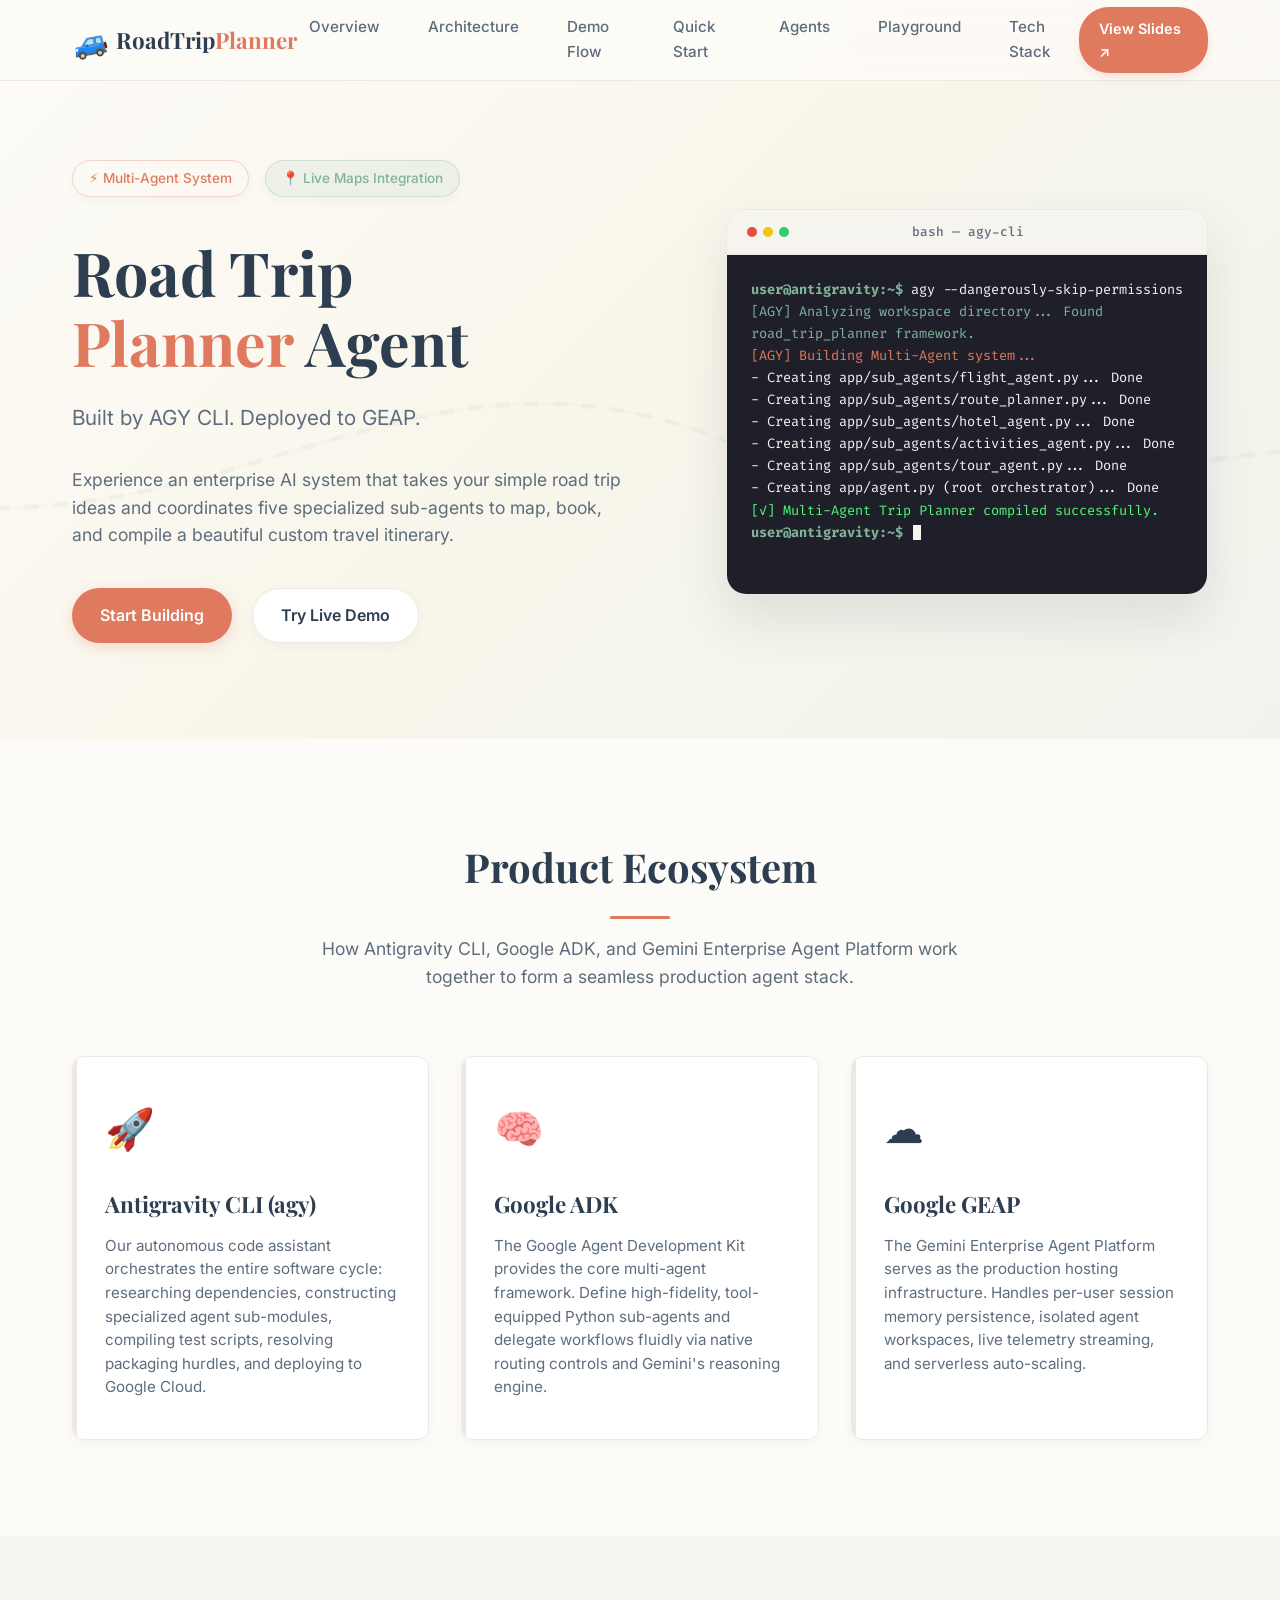
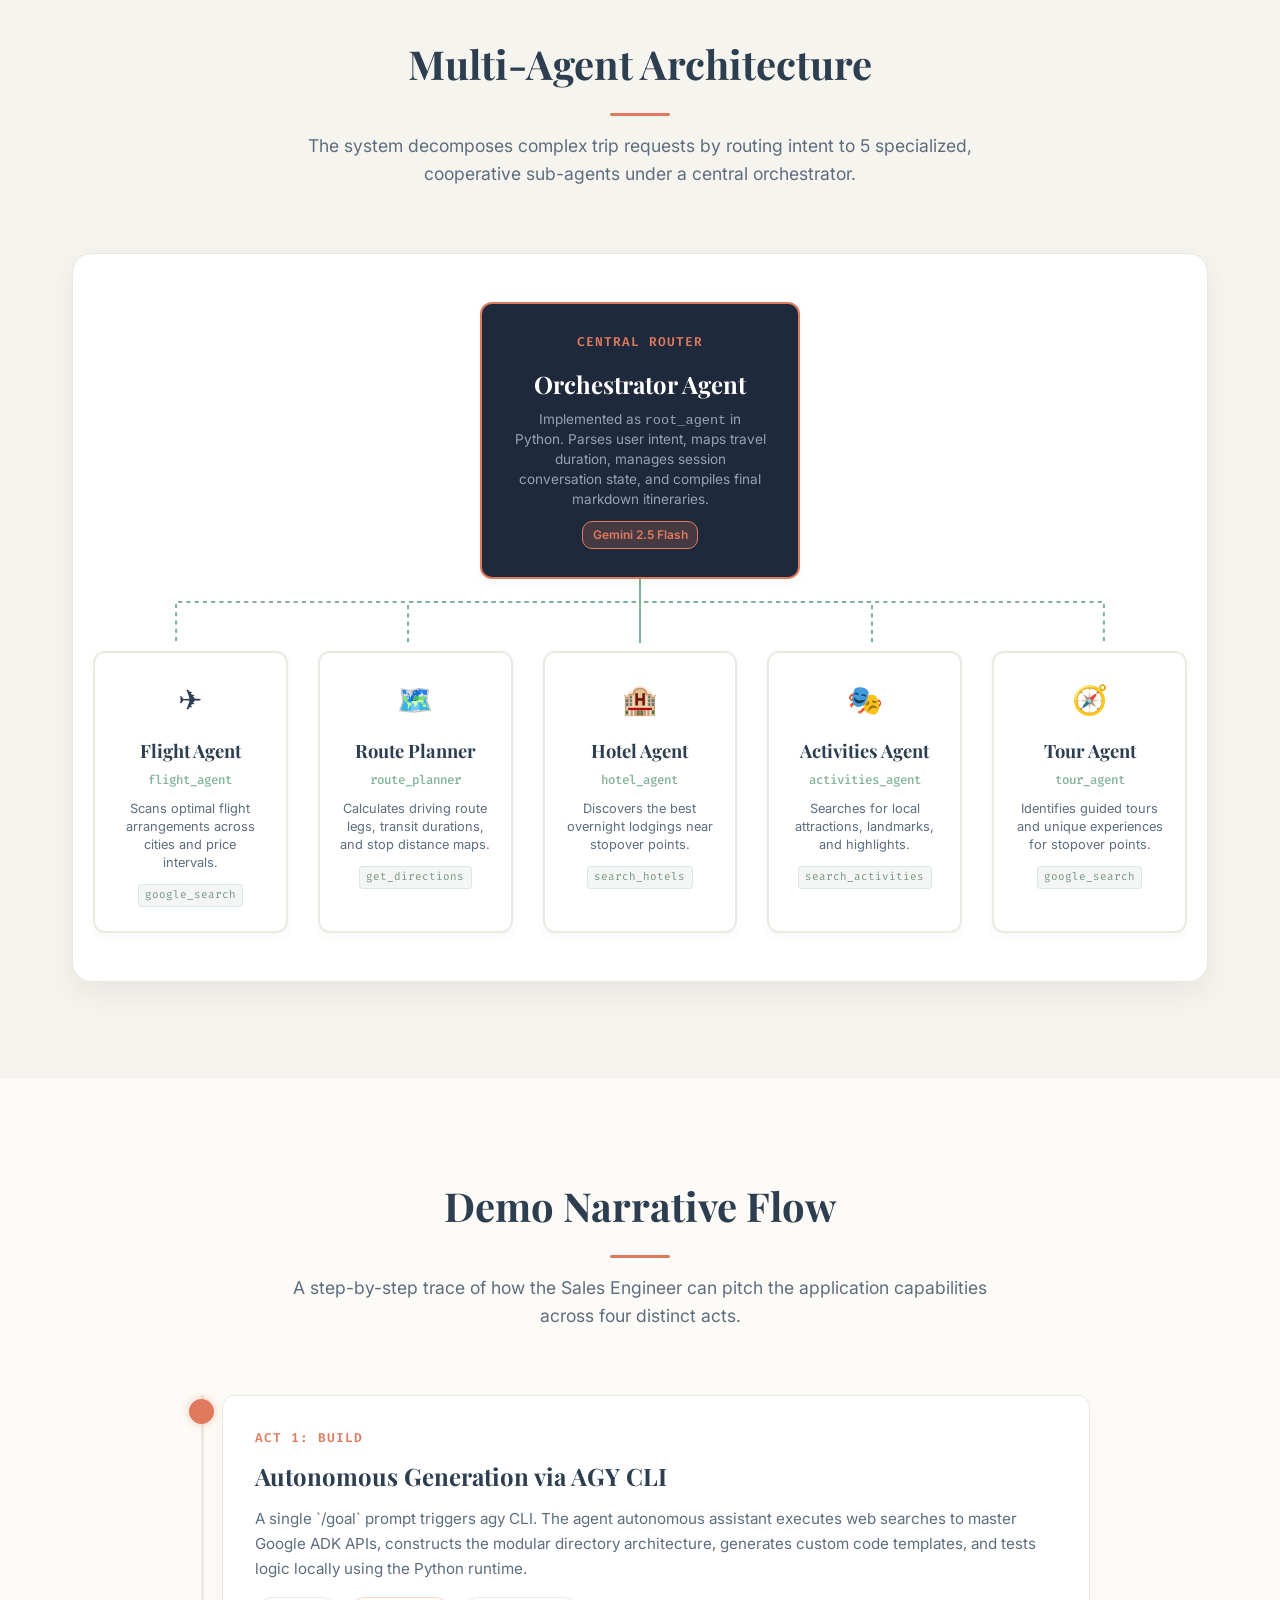
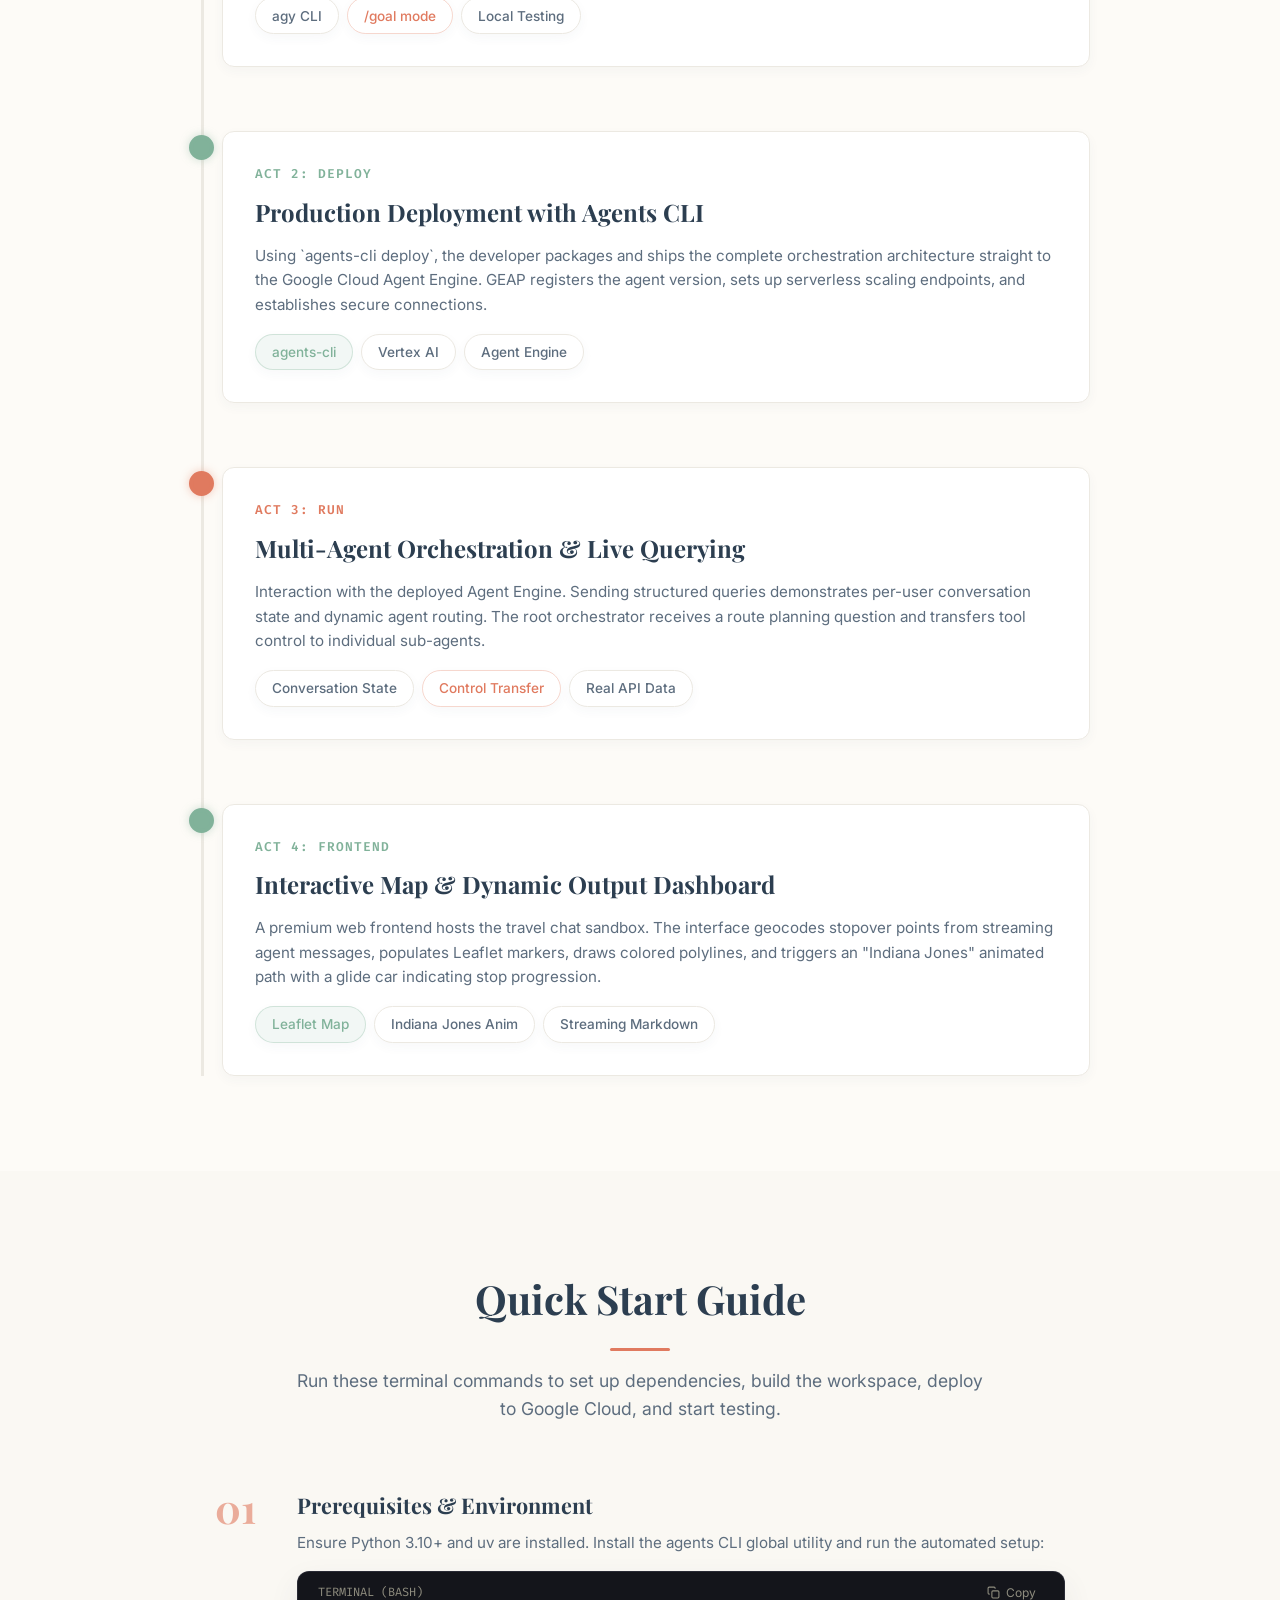
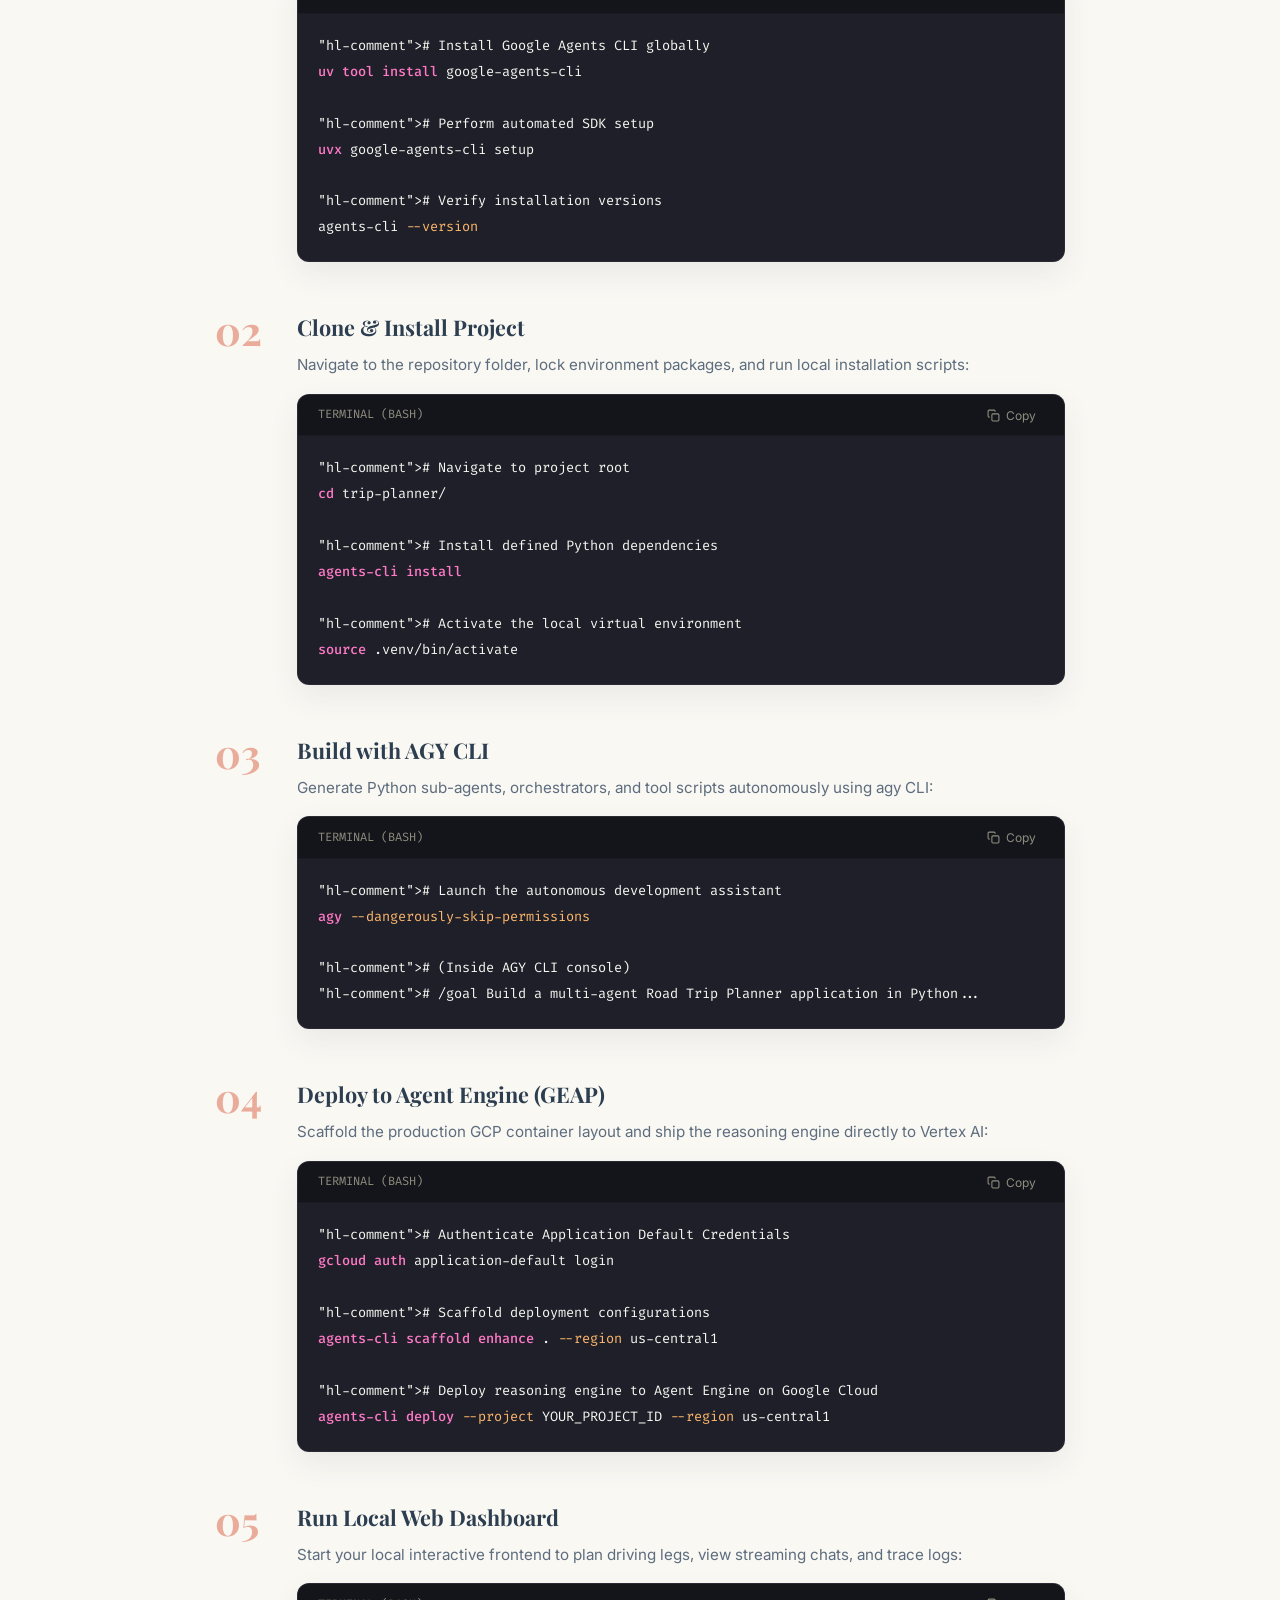
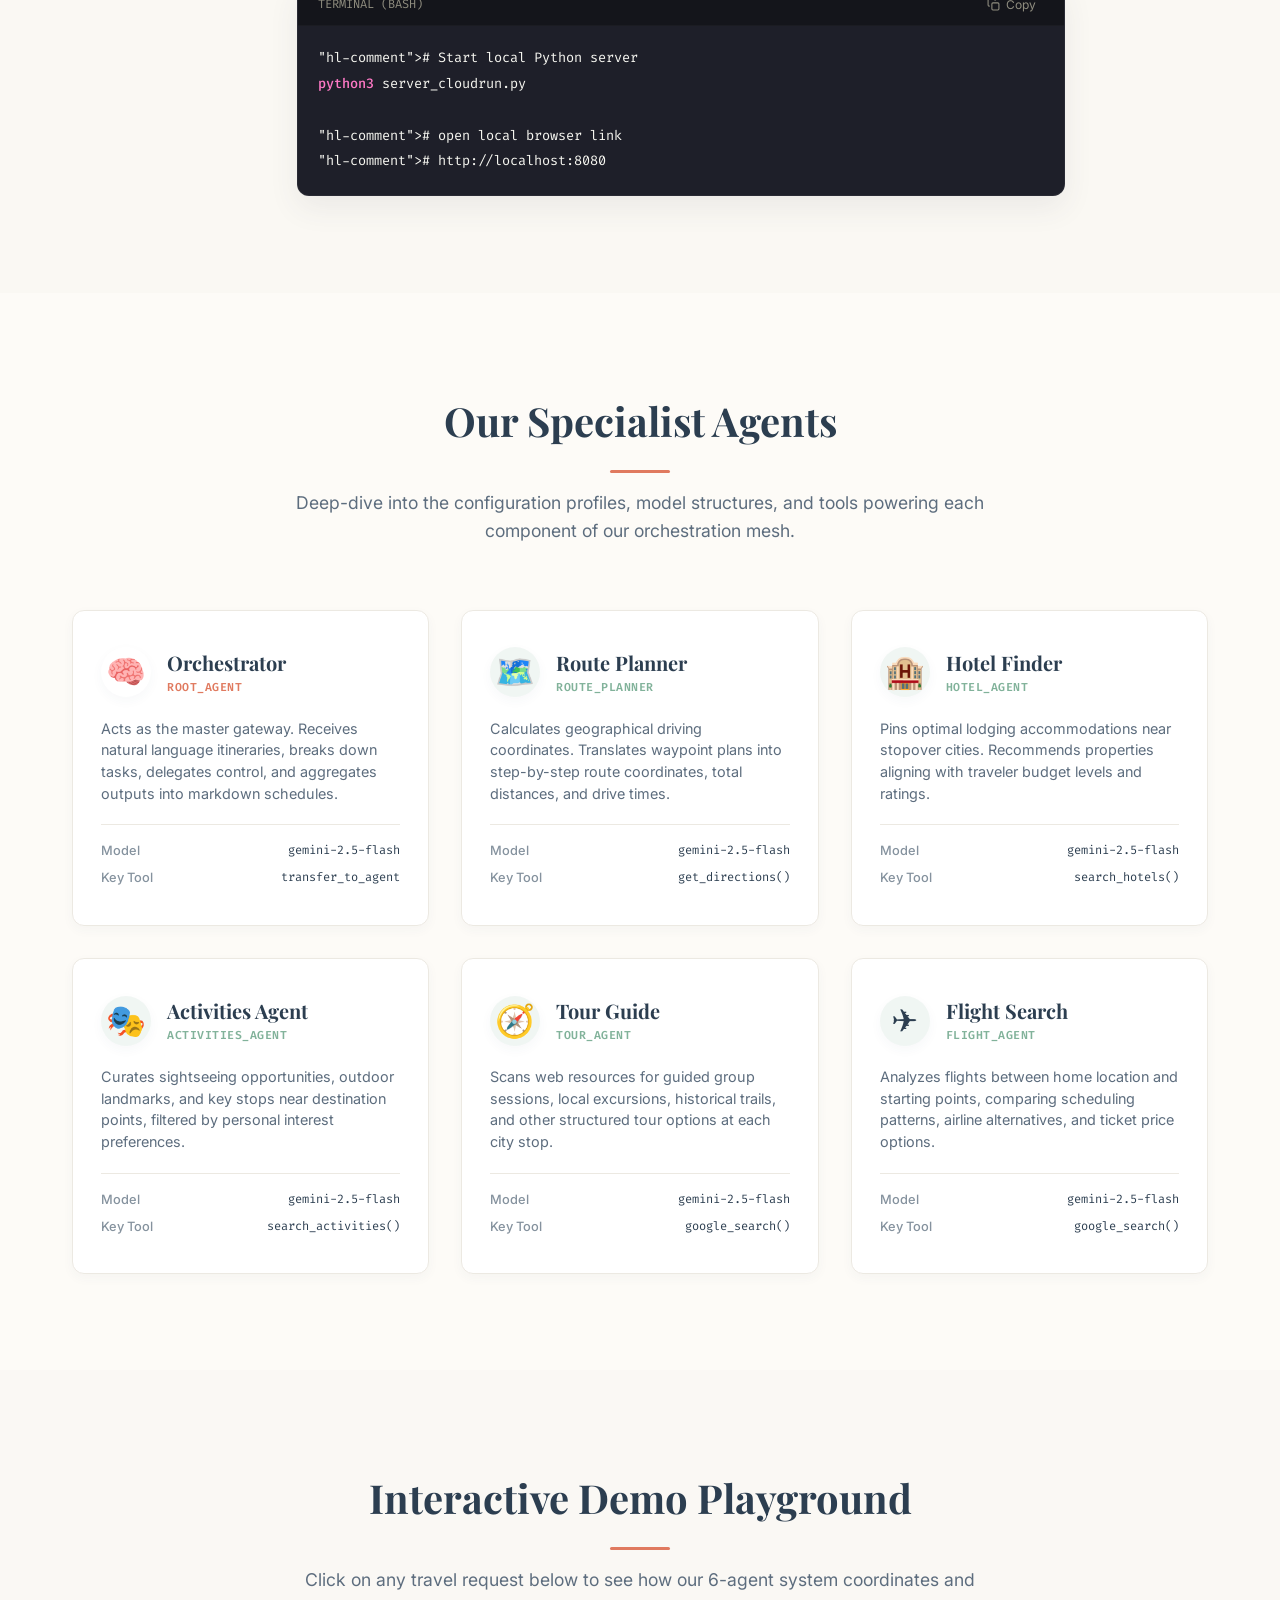
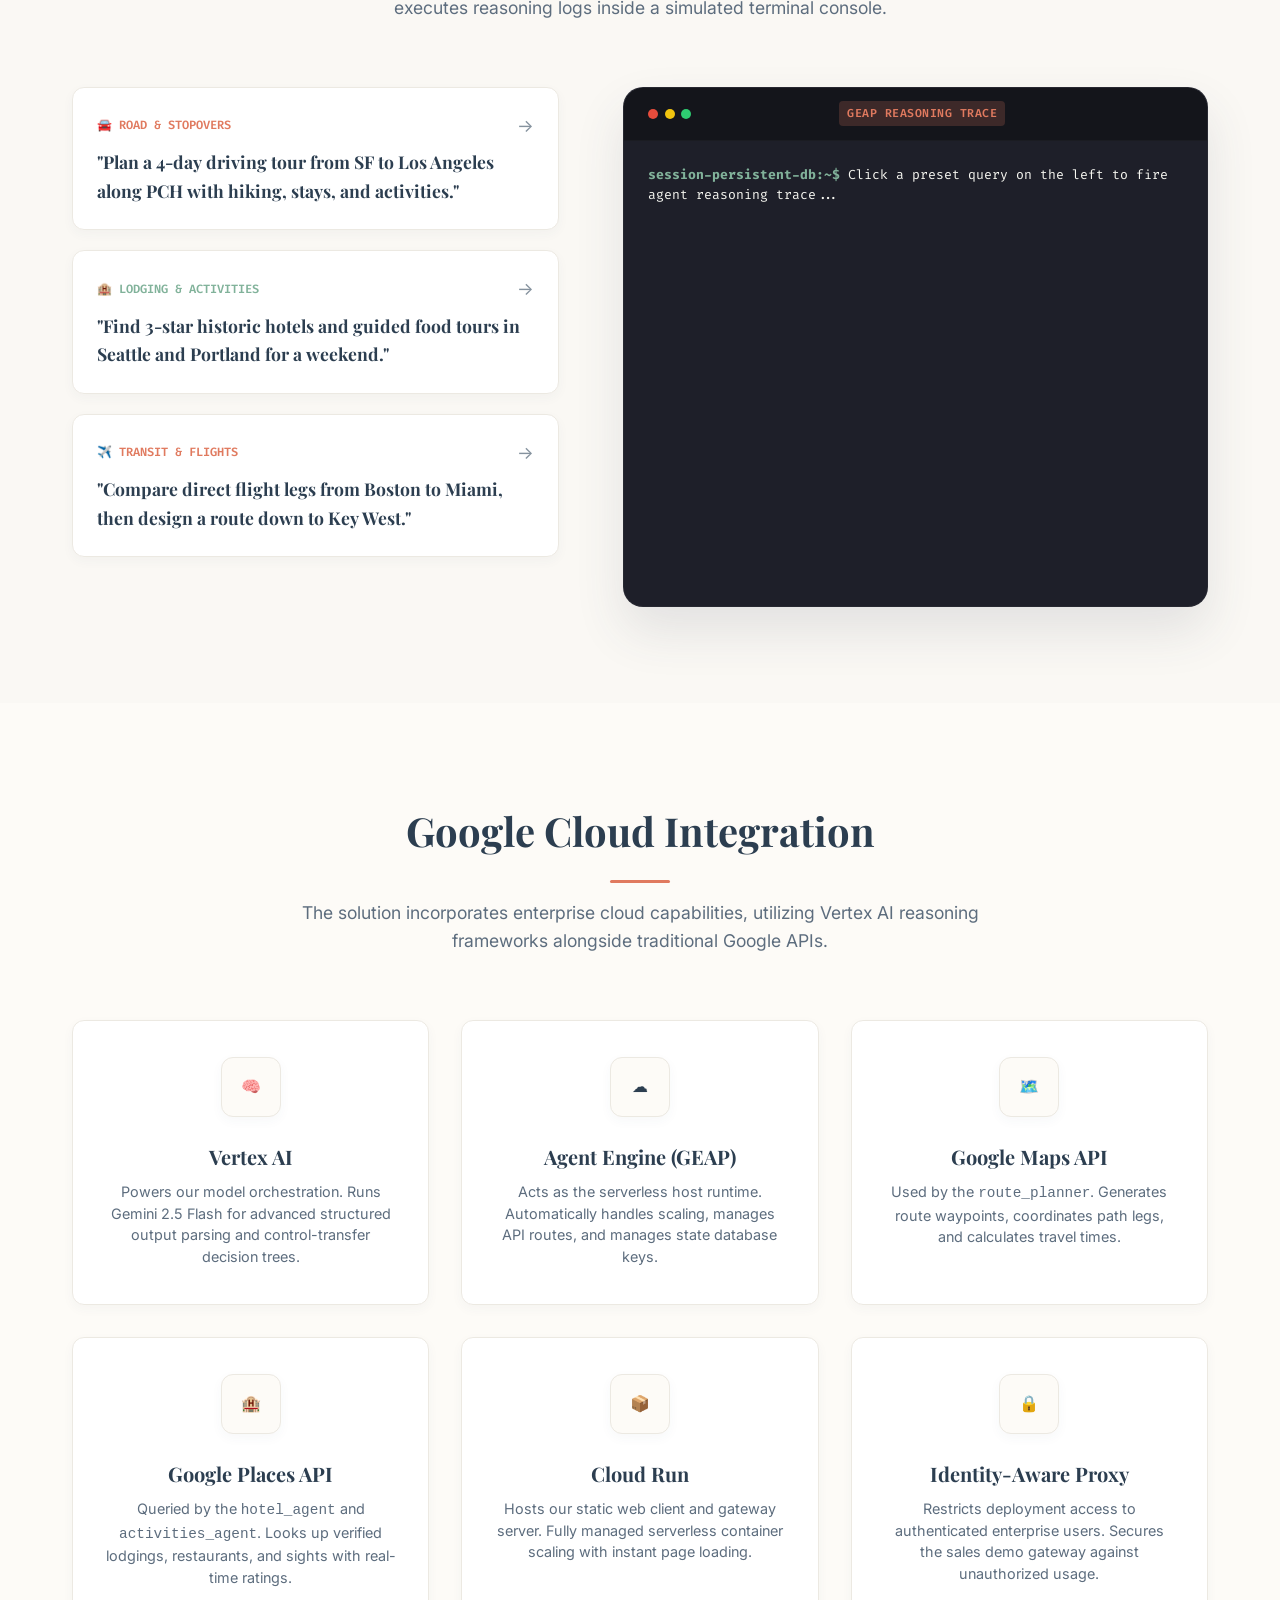
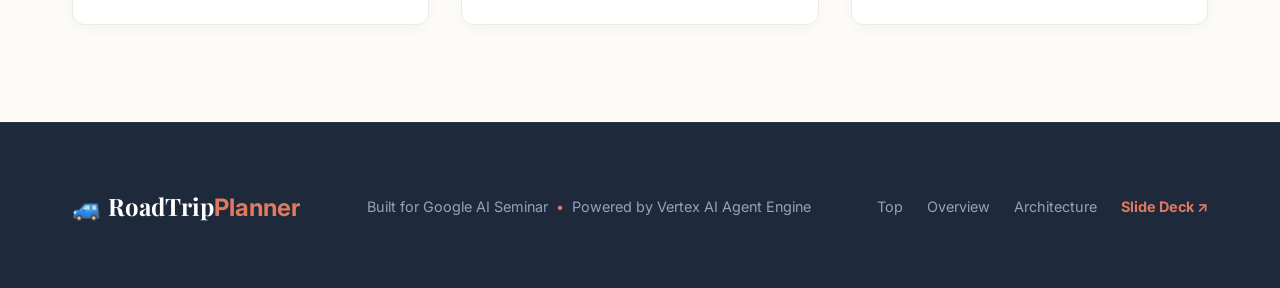
<file: docs/index.html>
<!DOCTYPE html>
<html lang="en">
<head>
    <meta charset="UTF-8">
    <meta name="viewport" content="width=device-width, initial-scale=1.0">
    <title>Road Trip Planner • AI-Orchestrated Agent Hub</title>
    <meta name="description" content="Documentation hub for the advanced AI-driven Road Trip Planner featuring 6 cooperative agents, Google Agent Development Kit (ADK), and Vertex AI Agent Engine.">
    
    <!-- Google Fonts -->
    <link rel="preconnect" href="https://fonts.googleapis.com">
    <link rel="preconnect" href="https://fonts.gstatic.com" crossorigin>
    <link href="https://fonts.googleapis.com/css2?family=Inter:wght@300;400;500;600;700&family=Playfair+Display:ital,wght@0,600;0,700;1,500&family=Fira+Code:wght@400;500&display=swap" rel="stylesheet">
    
    <style>
        /* DESIGN SYSTEM TOKENS */
        :root {
            --bg-primary: #FDFBF7; /* Warm soft cream background */
            --bg-secondary: #FFFFFF;
            --text-primary: #2C3E50; /* Elegant dark slate charcoal */
            --text-secondary: #5D6D7E;
            --text-muted: #85929E;
            --accent-color: #E07A5F; /* Terracotta */
            --accent-color-hover: #D36C52;
            --accent-secondary: #81B29A; /* Sage green */
            --accent-secondary-hover: #72A38A;
            --border-color: #ECE9E2;
            --font-sans: 'Inter', system-ui, -apple-system, sans-serif;
            --font-serif: 'Playfair Display', Georgia, serif;
            --font-mono: 'Fira Code', monospace;
            
            --shadow-sm: 0 4px 12px rgba(61, 64, 91, 0.04);
            --shadow-md: 0 12px 30px rgba(61, 64, 91, 0.08);
            --shadow-lg: 0 24px 50px rgba(61, 64, 91, 0.12);
            --radius-sm: 6px;
            --radius-md: 12px;
            --radius-lg: 20px;
            --transition-smooth: all 0.35s cubic-bezier(0.25, 0.8, 0.25, 1);
        }

        /* RESET & BASE STYLES */
        * {
            box-sizing: border-box;
            margin: 0;
            padding: 0;
        }

        html {
            scroll-behavior: smooth;
            font-size: 16px;
        }

        body {
            font-family: var(--font-sans);
            background-color: var(--bg-primary);
            color: var(--text-primary);
            line-height: 1.62;
            overflow-x: hidden;
            -webkit-font-smoothing: antialiased;
        }

        h1, h2, h3, h4, .serif-text {
            font-family: var(--font-serif);
            font-weight: 700;
        }

        p {
            color: var(--text-secondary);
        }

        a {
            color: inherit;
            text-decoration: none;
            transition: var(--transition-smooth);
        }

        /* HELPER UTILITIES */
        .container {
            max-width: 1200px;
            margin: 0 auto;
            padding: 0 2rem;
        }

        .section-padding {
            padding: 6rem 0;
        }

        .text-center {
            text-align: center;
        }

        .highlight-terracotta {
            color: var(--accent-color);
        }

        .highlight-sage {
            color: var(--accent-secondary);
        }

        .section-header {
            max-width: 700px;
            margin: 0 auto 4rem auto;
        }

        .section-header h2 {
            font-size: 2.5rem;
            margin-bottom: 1rem;
            color: var(--text-primary);
            position: relative;
        }

        .section-header h2::after {
            content: '';
            display: block;
            width: 60px;
            height: 3px;
            background-color: var(--accent-color);
            margin: 1rem auto 0 auto;
            border-radius: 2px;
        }

        .section-header p {
            font-size: 1.1rem;
            color: var(--text-secondary);
        }

        /* STICKY NAVIGATION */
        header.navbar {
            position: fixed;
            top: 0;
            left: 0;
            right: 0;
            background-color: rgba(253, 251, 247, 0.9);
            backdrop-filter: blur(12px);
            -webkit-backdrop-filter: blur(12px);
            border-bottom: 1px solid var(--border-color);
            z-index: 1000;
            transition: var(--transition-smooth);
        }

        header.navbar.scrolled {
            box-shadow: var(--shadow-sm);
            background-color: rgba(253, 251, 247, 0.96);
        }

        .nav-container {
            display: flex;
            justify-content: space-between;
            align-items: center;
            height: 80px;
            max-width: 1200px;
            margin: 0 auto;
            padding: 0 2rem;
        }

        .logo {
            display: flex;
            align-items: center;
            gap: 0.5rem;
            font-size: 1.4rem;
            font-weight: 700;
            font-family: var(--font-serif);
            color: var(--text-primary);
        }

        .logo-icon {
            font-size: 1.8rem;
            transform: rotate(-10deg);
            display: inline-block;
            transition: var(--transition-smooth);
        }

        .logo:hover .logo-icon {
            transform: rotate(0deg) scale(1.1);
        }

        .nav-links {
            display: flex;
            gap: 1.5rem;
        }

        .nav-link {
            font-weight: 500;
            font-size: 0.95rem;
            color: var(--text-secondary);
            padding: 0.5rem 0.75rem;
            border-radius: var(--radius-sm);
            position: relative;
        }

        .nav-link::after {
            content: '';
            position: absolute;
            bottom: 0;
            left: 50%;
            width: 0;
            height: 2px;
            background-color: var(--accent-color);
            transition: var(--transition-smooth);
            transform: translateX(-50%);
        }

        .nav-link:hover {
            color: var(--accent-color);
        }

        .nav-link:hover::after {
            width: 80%;
        }

        .nav-link.active {
            color: var(--accent-color);
            font-weight: 600;
        }

        .nav-link.active::after {
            width: 80%;
        }

        .btn-cta {
            background-color: var(--accent-color);
            color: white;
            padding: 0.6rem 1.25rem;
            border-radius: 30px;
            font-weight: 600;
            font-size: 0.9rem;
            box-shadow: 0 4px 10px rgba(224, 122, 95, 0.2);
        }

        .btn-cta:hover {
            background-color: var(--accent-color-hover);
            transform: translateY(-2px);
            box-shadow: 0 6px 15px rgba(224, 122, 95, 0.3);
        }

        /* MOBILE NAV */
        .mobile-toggle {
            display: none;
            background: none;
            border: none;
            font-size: 1.5rem;
            cursor: pointer;
            color: var(--text-primary);
        }

        .mobile-menu {
            display: none;
            position: fixed;
            top: 80px;
            left: 0;
            right: 0;
            background-color: var(--bg-primary);
            border-bottom: 1px solid var(--border-color);
            padding: 1.5rem 2rem;
            box-shadow: var(--shadow-md);
            z-index: 999;
            flex-direction: column;
            gap: 1rem;
        }

        .mobile-menu a {
            font-size: 1.1rem;
            padding: 0.5rem 0;
            border-bottom: 1px solid rgba(0,0,0,0.03);
        }

        /* HERO SECTION */
        section.hero {
            position: relative;
            padding: 10rem 0 6rem 0;
            background: linear-gradient(135deg, rgba(253, 251, 247, 1) 0%, rgba(244, 241, 222, 0.5) 50%, rgba(129, 178, 154, 0.1) 100%);
            overflow: hidden;
        }

        /* Road/Travel themed design vectors in background */
        .hero-bg-shapes {
            position: absolute;
            top: 0;
            left: 0;
            width: 100%;
            height: 100%;
            z-index: 1;
            pointer-events: none;
            opacity: 0.4;
        }

        .hero-bg-shapes svg {
            width: 100%;
            height: 100%;
        }

        .hero-container {
            position: relative;
            z-index: 2;
            display: grid;
            grid-template-columns: 1.1fr 0.9fr;
            gap: 4rem;
            align-items: center;
        }

        .hero-text h1 {
            font-size: 3.8rem;
            line-height: 1.15;
            margin-bottom: 1.5rem;
            color: var(--text-primary);
        }

        .hero-text .tagline {
            font-size: 1.3rem;
            color: var(--text-secondary);
            margin-bottom: 2rem;
            font-weight: 400;
        }

        .hero-badges {
            display: flex;
            gap: 1rem;
            margin-bottom: 2.5rem;
            flex-wrap: wrap;
        }

        .badge {
            background-color: white;
            border: 1px solid var(--border-color);
            padding: 0.4rem 1rem;
            border-radius: 20px;
            font-size: 0.85rem;
            font-weight: 500;
            color: var(--text-secondary);
            display: inline-flex;
            align-items: center;
            gap: 0.4rem;
            box-shadow: var(--shadow-sm);
        }

        .badge-accent {
            background-color: var(--accent-light);
            border-color: rgba(224, 122, 95, 0.3);
            color: var(--accent-color);
        }

        .badge-secondary {
            background-color: rgba(129, 178, 154, 0.1);
            border-color: rgba(129, 178, 154, 0.3);
            color: var(--accent-secondary);
        }

        .hero-buttons {
            display: flex;
            gap: 1.25rem;
        }

        .btn {
            display: inline-flex;
            align-items: center;
            justify-content: center;
            padding: 0.85rem 1.75rem;
            border-radius: 30px;
            font-weight: 600;
            font-size: 1rem;
            transition: var(--transition-smooth);
            cursor: pointer;
        }

        .btn-primary {
            background-color: var(--accent-color);
            color: white;
            box-shadow: 0 4px 14px rgba(224, 122, 95, 0.25);
        }

        .btn-primary:hover {
            background-color: var(--accent-color-hover);
            transform: translateY(-2px);
            box-shadow: 0 6px 20px rgba(224, 122, 95, 0.35);
        }

        .btn-secondary {
            background-color: white;
            color: var(--text-primary);
            border: 1px solid var(--border-color);
            box-shadow: var(--shadow-sm);
        }

        .btn-secondary:hover {
            border-color: var(--accent-secondary);
            color: var(--accent-secondary);
            transform: translateY(-2px);
            box-shadow: var(--shadow-md);
        }

        /* HERO INTERACTIVE PANEL */
        .hero-visual {
            background-color: var(--bg-secondary);
            border-radius: var(--radius-lg);
            border: 1px solid var(--border-color);
            box-shadow: var(--shadow-lg);
            overflow: hidden;
            display: flex;
            flex-direction: column;
            aspect-ratio: 1.25 / 1;
        }

        .terminal-header {
            background-color: #F6F4EE;
            border-bottom: 1px solid var(--border-color);
            padding: 0.75rem 1.25rem;
            display: flex;
            align-items: center;
            justify-content: space-between;
        }

        .terminal-dots {
            display: flex;
            gap: 0.4rem;
        }

        .dot {
            width: 10px;
            height: 10px;
            border-radius: 50%;
        }

        .dot-red { background-color: #E74C3C; }
        .dot-yellow { background-color: #F1C40F; }
        .dot-green { background-color: #2ECC71; }

        .terminal-title {
            font-size: 0.8rem;
            font-family: var(--font-mono);
            color: var(--text-secondary);
            font-weight: 500;
        }

        .terminal-body {
            flex: 1;
            background-color: #1E1F29;
            padding: 1.5rem;
            font-family: var(--font-mono);
            font-size: 0.85rem;
            color: #F8F8F2;
            overflow-y: auto;
            position: relative;
        }

        /* SECTION: OVERVIEW */
        .overview-cards {
            display: grid;
            grid-template-columns: repeat(3, 1fr);
            gap: 2rem;
            margin-top: 2rem;
        }

        .product-card {
            background-color: var(--bg-secondary);
            border-radius: var(--radius-md);
            border: 1px solid var(--border-color);
            padding: 2.5rem 2rem;
            box-shadow: var(--shadow-sm);
            transition: var(--transition-smooth);
            position: relative;
            overflow: hidden;
        }

        .product-card:hover {
            transform: translateY(-6px);
            box-shadow: var(--shadow-lg);
            border-color: rgba(224, 122, 95, 0.4);
        }

        .product-card::before {
            content: '';
            position: absolute;
            top: 0;
            left: 0;
            width: 4px;
            height: 100%;
            background-color: var(--border-color);
            transition: var(--transition-smooth);
        }

        .product-card:hover::before {
            background-color: var(--accent-color);
        }

        .product-card.sage-card:hover::before {
            background-color: var(--accent-secondary);
        }

        .product-icon {
            font-size: 2.5rem;
            margin-bottom: 1.5rem;
            display: inline-block;
        }

        .product-card h3 {
            font-size: 1.4rem;
            margin-bottom: 0.75rem;
            color: var(--text-primary);
        }

        .product-card p {
            font-size: 0.95rem;
            line-height: 1.55;
        }

        /* SECTION: ARCHITECTURE (6 AGENTS DESIGN SYSTEM) */
        section.architecture {
            background-color: #F6F4EE;
        }

        .arch-diagram-wrapper {
            margin-top: 2rem;
            padding: 3rem 2rem;
            background-color: var(--bg-secondary);
            border-radius: var(--radius-lg);
            border: 1px solid var(--border-color);
            box-shadow: var(--shadow-md);
            position: relative;
        }

        /* Elegant SVG connection lines overlay */
        .arch-lines-overlay {
            position: absolute;
            top: 0;
            left: 0;
            width: 100%;
            height: 100%;
            pointer-events: none;
            z-index: 1;
        }

        .arch-diagram {
            position: relative;
            z-index: 2;
            display: flex;
            flex-direction: column;
            align-items: center;
            gap: 4.5rem;
        }

        .arch-node {
            background-color: var(--bg-secondary);
            border-radius: var(--radius-md);
            border: 2px solid var(--border-color);
            box-shadow: var(--shadow-sm);
            transition: var(--transition-smooth);
            text-align: center;
            position: relative;
        }

        .arch-node:hover {
            transform: translateY(-4px);
            box-shadow: var(--shadow-lg);
        }

        /* Orchestrator node is styled larger and premium */
        .orchestrator-node {
            width: 320px;
            padding: 1.75rem 2rem;
            border-color: var(--accent-color);
            background-color: #1E293B; /* Dark mode style background for root */
            color: white;
        }

        .orchestrator-node h3 {
            font-size: 1.5rem;
            color: white;
            margin-bottom: 0.4rem;
        }

        .orchestrator-node .role {
            font-family: var(--font-mono);
            font-size: 0.8rem;
            color: var(--accent-color);
            font-weight: 600;
            text-transform: uppercase;
            letter-spacing: 1px;
            margin-bottom: 0.75rem;
            display: block;
        }

        .orchestrator-node p {
            color: #94A3B8;
            font-size: 0.85rem;
            line-height: 1.45;
        }

        .orchestrator-node .orchestrator-badge {
            background-color: rgba(224, 122, 95, 0.2);
            border: 1px solid var(--accent-color);
            color: var(--accent-color);
            font-size: 0.75rem;
            padding: 0.2rem 0.6rem;
            border-radius: 10px;
            font-weight: 600;
            margin-top: 0.75rem;
            display: inline-block;
        }

        /* Sub-agents cluster layout */
        .sub-agents-cluster {
            display: flex;
            justify-content: space-between;
            width: 100%;
            gap: 1.5rem;
        }

        .sub-agent-node {
            flex: 1;
            padding: 1.5rem 1.25rem;
            border-radius: var(--radius-md);
            border-color: var(--border-color);
            cursor: help;
        }

        .sub-agent-node:hover {
            border-color: var(--accent-secondary);
        }

        .sub-agent-node .sub-icon {
            font-size: 1.8rem;
            margin-bottom: 0.75rem;
            display: inline-block;
        }

        .sub-agent-node h4 {
            font-size: 1.15rem;
            color: var(--text-primary);
            margin-bottom: 0.3rem;
        }

        .sub-agent-node .sub-role {
            font-size: 0.78rem;
            font-family: var(--font-mono);
            color: var(--accent-secondary);
            font-weight: 500;
            display: block;
            margin-bottom: 0.6rem;
        }

        .sub-agent-node p {
            font-size: 0.8rem;
            line-height: 1.4;
        }

        .sub-agent-node .tools-list {
            display: flex;
            flex-wrap: wrap;
            gap: 0.3rem;
            justify-content: center;
            margin-top: 0.75rem;
            opacity: 0.75;
            transition: var(--transition-smooth);
        }

        .sub-agent-node:hover .tools-list {
            opacity: 1;
        }

        .tool-pill {
            background-color: #F0F4F1;
            color: #49715A;
            border: 1px solid rgba(129,178,154,0.3);
            font-family: var(--font-mono);
            font-size: 0.68rem;
            padding: 0.1rem 0.4rem;
            border-radius: 4px;
        }

        /* SECTION: DEMO FLOW TIMELINE */
        .timeline {
            position: relative;
            max-width: 900px;
            margin: 4rem auto 0 auto;
            padding-left: 2rem;
        }

        .timeline::before {
            content: '';
            position: absolute;
            left: 11px;
            top: 0;
            bottom: 0;
            width: 3px;
            background-color: var(--border-color);
        }

        .timeline-item {
            position: relative;
            padding-bottom: 4rem;
        }

        .timeline-item:last-child {
            padding-bottom: 0;
        }

        .timeline-marker {
            position: absolute;
            left: -33px;
            top: 4px;
            width: 25px;
            height: 25px;
            border-radius: 50%;
            background-color: white;
            border: 4px solid var(--accent-color);
            z-index: 2;
            transition: var(--transition-smooth);
        }

        .timeline-item.active .timeline-marker {
            background-color: var(--accent-color);
            box-shadow: 0 0 10px rgba(224, 122, 95, 0.4);
        }

        .timeline-item.sage-item .timeline-marker {
            border-color: var(--accent-secondary);
        }

        .timeline-item.sage-item.active .timeline-marker {
            background-color: var(--accent-secondary);
            box-shadow: 0 0 10px rgba(129, 178, 154, 0.4);
        }

        .timeline-content {
            background-color: var(--bg-secondary);
            border-radius: var(--radius-md);
            border: 1px solid var(--border-color);
            padding: 2rem;
            box-shadow: var(--shadow-sm);
            transition: var(--transition-smooth);
        }

        .timeline-content:hover {
            box-shadow: var(--shadow-md);
            border-color: var(--accent-secondary);
        }

        .timeline-act {
            font-family: var(--font-mono);
            font-size: 0.8rem;
            color: var(--accent-color);
            font-weight: 600;
            text-transform: uppercase;
            letter-spacing: 1px;
            margin-bottom: 0.5rem;
            display: block;
        }

        .timeline-item.sage-item .timeline-act {
            color: var(--accent-secondary);
        }

        .timeline-content h3 {
            font-size: 1.5rem;
            color: var(--text-primary);
            margin-bottom: 0.75rem;
        }

        .timeline-content p {
            font-size: 0.95rem;
            margin-bottom: 1rem;
        }

        .timeline-tags {
            display: flex;
            gap: 0.5rem;
            flex-wrap: wrap;
        }

        /* SECTION: QUICK START */
        section.quickstart {
            background-color: #FAF8F3;
        }

        .quickstart-steps {
            display: flex;
            flex-direction: column;
            gap: 3rem;
            max-width: 850px;
            margin: 0 auto;
        }

        .step-container {
            display: flex;
            gap: 2rem;
        }

        .step-num {
            font-family: var(--font-serif);
            font-size: 2.5rem;
            color: var(--accent-color);
            opacity: 0.6;
            font-weight: 700;
            line-height: 1;
            min-width: 50px;
        }

        .step-body {
            flex: 1;
        }

        .step-body h3 {
            font-size: 1.35rem;
            margin-bottom: 0.5rem;
            color: var(--text-primary);
        }

        .step-body p {
            font-size: 0.95rem;
            margin-bottom: 1rem;
        }

        /* COPYABLE CODE BLOCK SYSTEM */
        .code-block-wrapper {
            background-color: #1E1F29;
            border-radius: var(--radius-md);
            border: 1px solid rgba(255,255,255,0.05);
            overflow: hidden;
            margin-top: 0.75rem;
            box-shadow: var(--shadow-md);
        }

        .code-block-header {
            background-color: #14151B;
            padding: 0.6rem 1.25rem;
            display: flex;
            justify-content: space-between;
            align-items: center;
            border-bottom: 1px solid rgba(255,255,255,0.03);
        }

        .code-lang {
            font-family: var(--font-mono);
            font-size: 0.75rem;
            color: #8F8D7F;
            text-transform: uppercase;
        }

        .copy-btn {
            background: none;
            border: none;
            color: #8F8D7F;
            cursor: pointer;
            font-family: var(--font-sans);
            font-size: 0.75rem;
            display: flex;
            align-items: center;
            gap: 0.4rem;
            padding: 0.2rem 0.5rem;
            border-radius: 4px;
            transition: var(--transition-smooth);
        }

        .copy-btn:hover {
            color: #F8F8F2;
            background-color: rgba(255,255,255,0.05);
        }

        .code-block-wrapper pre {
            margin: 0;
            padding: 1.25rem;
            overflow-x: auto;
        }

        .code-block-wrapper code {
            font-family: var(--font-mono);
            font-size: 0.85rem;
            color: #F8F8F2;
            line-height: 1.5;
            white-space: pre;
        }

        /* CUSTOM CODE HIGHLIGHT SPANS */
        .hl-keyword { color: #FF79C6; font-weight: 500; }
        .hl-comment { color: #6272A4; font-style: italic; }
        .hl-string { color: #F1FA8C; }
        .hl-function { color: #50FA7B; }
        .hl-builtin { color: #8BE9FD; }
        .hl-arg { color: #FFB86C; }

        /* SECTION: AGENTS */
        .agents-grid {
            display: grid;
            grid-template-columns: repeat(3, 1fr);
            gap: 2rem;
            margin-top: 2rem;
        }

        .agent-card {
            background-color: var(--bg-secondary);
            border-radius: var(--radius-md);
            border: 1px solid var(--border-color);
            padding: 2.25rem 1.75rem;
            box-shadow: var(--shadow-sm);
            transition: var(--transition-smooth);
            display: flex;
            flex-direction: column;
        }

        .agent-card:hover {
            transform: translateY(-5px);
            box-shadow: var(--shadow-md);
            border-color: var(--accent-secondary);
        }

        .agent-card-header {
            display: flex;
            align-items: center;
            gap: 1rem;
            margin-bottom: 1.25rem;
        }

        .agent-icon {
            font-size: 2rem;
            width: 50px;
            height: 50px;
            background-color: #F4F1DE;
            border-radius: 50%;
            display: flex;
            align-items: center;
            justify-content: center;
            box-shadow: var(--shadow-sm);
        }

        .agent-card.primary-card .agent-icon {
            background-color: var(--accent-light);
        }

        .agent-card.secondary-card .agent-icon {
            background-color: rgba(129, 178, 154, 0.12);
        }

        .agent-meta h3 {
            font-size: 1.25rem;
            color: var(--text-primary);
        }

        .agent-meta .agent-type {
            font-family: var(--font-mono);
            font-size: 0.72rem;
            font-weight: 600;
            text-transform: uppercase;
            letter-spacing: 0.5px;
            display: block;
        }

        .primary-card .agent-type { color: var(--accent-color); }
        .secondary-card .agent-type { color: var(--accent-secondary); }

        .agent-card p {
            font-size: 0.9rem;
            line-height: 1.5;
            margin-bottom: 1.25rem;
            flex: 1;
        }

        .agent-details {
            border-top: 1px solid var(--border-color);
            padding-top: 1rem;
            display: flex;
            flex-direction: column;
            gap: 0.4rem;
        }

        .agent-detail-item {
            font-size: 0.8rem;
            color: var(--text-secondary);
            display: flex;
            justify-content: space-between;
        }

        .agent-detail-label {
            font-weight: 500;
            color: var(--text-muted);
        }

        .agent-detail-value {
            font-family: var(--font-mono);
            font-size: 0.75rem;
            color: var(--text-primary);
            max-width: 150px;
            overflow: hidden;
            text-overflow: ellipsis;
            white-space: nowrap;
        }

        /* SECTION: EXAMPLE QUERIES & PLAYGROUND */
        section.queries {
            background-color: #FAF8F4;
        }

        .queries-layout {
            display: grid;
            grid-template-columns: 1fr 1.2fr;
            gap: 4rem;
            align-items: flex-start;
        }

        .queries-list {
            display: flex;
            flex-direction: column;
            gap: 1.25rem;
        }

        .query-preset-card {
            background-color: var(--bg-secondary);
            border-radius: var(--radius-md);
            border: 1px solid var(--border-color);
            padding: 1.5rem;
            cursor: pointer;
            transition: var(--transition-smooth);
            position: relative;
            box-shadow: var(--shadow-sm);
        }

        .query-preset-card:hover {
            border-color: var(--accent-color);
            transform: translateX(4px);
            box-shadow: var(--shadow-md);
        }

        .query-preset-card.active {
            border-color: var(--accent-color);
            background-color: var(--accent-light);
            box-shadow: var(--shadow-md);
        }

        .query-preset-header {
            display: flex;
            justify-content: space-between;
            align-items: center;
            margin-bottom: 0.5rem;
        }

        .query-cat {
            font-family: var(--font-mono);
            font-size: 0.75rem;
            color: var(--accent-color);
            font-weight: 600;
            text-transform: uppercase;
        }

        .query-preset-card.sage-preset .query-cat {
            color: var(--accent-secondary);
        }

        .query-preset-card.sage-preset.active {
            background-color: rgba(129, 178, 154, 0.08);
            border-color: var(--accent-secondary);
        }

        .query-arrow {
            font-size: 1.1rem;
            color: var(--text-muted);
            transition: var(--transition-smooth);
        }

        .query-preset-card:hover .query-arrow {
            color: var(--accent-color);
            transform: translateX(2px);
        }

        .query-preset-card h4 {
            font-size: 1.1rem;
            color: var(--text-primary);
        }

        /* PLAYGROUND SIMULATOR TERMINAL */
        .terminal-simulator {
            background-color: #1E1F29;
            border-radius: var(--radius-lg);
            overflow: hidden;
            box-shadow: var(--shadow-lg);
            border: 1px solid rgba(255,255,255,0.04);
            display: flex;
            flex-direction: column;
            height: 520px;
        }

        .sim-header {
            background-color: #14151B;
            padding: 0.85rem 1.5rem;
            display: flex;
            align-items: center;
            justify-content: space-between;
            border-bottom: 1px solid rgba(255,255,255,0.03);
        }

        .sim-badge {
            background-color: rgba(224, 122, 95, 0.2);
            color: var(--accent-color);
            font-family: var(--font-mono);
            font-size: 0.72rem;
            font-weight: 600;
            padding: 0.2rem 0.5rem;
            border-radius: 4px;
            letter-spacing: 0.5px;
        }

        .sim-body {
            flex: 1;
            padding: 1.5rem;
            font-family: var(--font-mono);
            font-size: 0.82rem;
            color: #F8F8F2;
            overflow-y: auto;
            line-height: 1.5;
        }

        .sim-line {
            margin-bottom: 0.6rem;
            animation: fadeInLine 0.2s ease forwards;
        }

        @keyframes fadeInLine {
            from { opacity: 0; transform: translateY(4px); }
            to { opacity: 1; transform: translateY(0); }
        }

        .sim-prompt {
            color: var(--accent-secondary);
            font-weight: bold;
        }

        .sim-text {
            color: #F8F8F2;
        }

        .sim-log {
            color: #6272A4;
            font-size: 0.78rem;
            border-left: 2px solid #6272A4;
            padding-left: 0.5rem;
            margin-left: 0.25rem;
        }

        .sim-response {
            background-color: rgba(255,255,255,0.03);
            padding: 1rem;
            border-radius: var(--radius-sm);
            margin-top: 1rem;
            border: 1px solid rgba(255,255,255,0.03);
        }

        .sim-cursor {
            display: inline-block;
            width: 8px;
            height: 15px;
            background-color: #F8F8F2;
            animation: blink 0.8s infinite;
            vertical-align: middle;
            margin-left: 2px;
        }

        @keyframes blink {
            0%, 100% { opacity: 1; }
            50% { opacity: 0; }
        }

        /* SECTION: TECH STACK */
        .tech-grid {
            display: grid;
            grid-template-columns: repeat(3, 1fr);
            gap: 2rem;
            margin-top: 2rem;
        }

        .tech-card {
            background-color: var(--bg-secondary);
            border-radius: var(--radius-md);
            border: 1px solid var(--border-color);
            padding: 2.25rem 2rem;
            box-shadow: var(--shadow-sm);
            transition: var(--transition-smooth);
            text-align: center;
        }

        .tech-card:hover {
            transform: translateY(-5px);
            box-shadow: var(--shadow-lg);
            border-color: var(--accent-color);
        }

        .tech-logo-wrapper {
            width: 60px;
            height: 60px;
            background-color: #FDFBF7;
            border: 1px solid var(--border-color);
            border-radius: var(--radius-md);
            display: flex;
            align-items: center;
            justify-content: center;
            margin: 0 auto 1.5rem auto;
            box-shadow: var(--shadow-sm);
            transition: var(--transition-smooth);
        }

        .tech-card:hover .tech-logo-wrapper {
            background-color: var(--accent-light);
            border-color: rgba(224, 122, 95, 0.3);
            transform: scale(1.08) rotate(5deg);
        }

        .tech-card h3 {
            font-size: 1.25rem;
            color: var(--text-primary);
            margin-bottom: 0.5rem;
        }

        .tech-card p {
            font-size: 0.9rem;
            line-height: 1.5;
        }

        /* FOOTER */
        footer {
            background-color: #1E293B;
            color: white;
            padding: 4rem 0;
            border-top: 1px solid rgba(255,255,255,0.05);
        }

        .footer-content {
            display: flex;
            justify-content: space-between;
            align-items: center;
            flex-wrap: wrap;
            gap: 2rem;
        }

        .footer-logo {
            font-family: var(--font-serif);
            font-size: 1.5rem;
            font-weight: 700;
        }

        .footer-meta {
            color: #94A3B8;
            font-size: 0.9rem;
            display: flex;
            align-items: center;
            gap: 0.5rem;
        }

        .footer-dot {
            color: var(--accent-color);
        }

        .footer-links {
            display: flex;
            gap: 1.5rem;
        }

        .footer-link {
            color: #94A3B8;
            font-size: 0.9rem;
            transition: var(--transition-smooth);
        }

        .footer-link:hover {
            color: white;
        }

        /* INTERSECTION OBSERVER ANIMATIONS */
        .fade-in-section {
            opacity: 0;
            transform: translateY(20px);
            transition: opacity 0.6s cubic-bezier(0.25, 0.8, 0.25, 1), transform 0.6s cubic-bezier(0.25, 0.8, 0.25, 1);
            will-change: opacity, transform;
        }

        .fade-in-section.is-visible {
            opacity: 1;
            transform: translateY(0);
        }

        /* RESPONSIVE LAYOUTS */
        @media (max-width: 1024px) {
            .hero-container {
                grid-template-columns: 1fr;
                gap: 3rem;
                text-align: center;
            }

            .hero-badges, .hero-buttons {
                justify-content: center;
            }

            .hero-visual {
                max-width: 550px;
                margin: 0 auto;
                width: 100%;
            }

            .overview-cards, .agents-grid, .tech-grid {
                grid-template-columns: repeat(2, 1fr);
            }

            .sub-agents-cluster {
                flex-wrap: wrap;
                justify-content: center;
            }

            .sub-agent-node {
                flex: none;
                width: calc(50% - 1rem);
            }

            .queries-layout {
                grid-template-columns: 1fr;
                gap: 3rem;
            }
        }

        @media (max-width: 768px) {
            .nav-links, .btn-nav {
                display: none;
            }

            .mobile-toggle {
                display: block;
            }

            .overview-cards, .agents-grid, .tech-grid {
                grid-template-columns: 1fr;
            }

            .sub-agent-node {
                width: 100%;
            }

            .hero-text h1 {
                font-size: 2.8rem;
            }

            .section-header h2 {
                font-size: 2rem;
            }

            .step-container {
                flex-direction: column;
                gap: 0.5rem;
            }

            .step-num {
                font-size: 2rem;
            }
        }
    </style>
</head>
<body>

    <!-- NAVIGATION HEADER -->
    <header class="navbar" id="navbar">
        <div class="nav-container">
            <a href="#home" class="logo">
                <span class="logo-icon">🚙</span>
                <span>RoadTrip<span class="highlight-terracotta">Planner</span></span>
            </a>
            <nav class="nav-links">
                <a href="#overview" class="nav-link">Overview</a>
                <a href="#architecture" class="nav-link">Architecture</a>
                <a href="#timeline" class="nav-link">Demo Flow</a>
                <a href="#quickstart" class="nav-link">Quick Start</a>
                <a href="#agents" class="nav-link">Agents</a>
                <a href="#queries" class="nav-link">Playground</a>
                <a href="#techstack" class="nav-link">Tech Stack</a>
            </nav>
            <a href="slides.html" class="btn-cta" target="_blank">View Slides ↗</a>
            <button class="mobile-toggle" id="mobile-toggle" aria-label="Toggle mobile menu">☰</button>
        </div>
    </header>

    <!-- MOBILE MENU -->
    <div class="mobile-menu" id="mobile-menu">
        <a href="#overview" class="mobile-menu-link">Overview</a>
        <a href="#architecture" class="mobile-menu-link">Architecture</a>
        <a href="#timeline" class="mobile-menu-link">Demo Flow</a>
        <a href="#quickstart" class="mobile-menu-link">Quick Start</a>
        <a href="#agents" class="mobile-menu-link">Agents</a>
        <a href="#queries" class="mobile-menu-link">Playground</a>
        <a href="#techstack" class="mobile-menu-link">Tech Stack</a>
        <a href="slides.html" target="_blank" style="color: var(--accent-color); font-weight: 600;">View Slide Deck ↗</a>
    </div>

    <!-- HERO SECTION -->
    <section class="hero" id="home">
        <div class="hero-bg-shapes">
            <svg viewBox="0 0 1440 600" fill="none" xmlns="http://www.w3.org/2000/svg">
                <!-- Abstract stylized winding road design -->
                <path d="M-100,450 C300,500 500,200 900,420 C1100,530 1300,350 1600,400" stroke="#81B29A" stroke-width="6" stroke-dasharray="16,16" opacity="0.18" />
                <path d="M-100,450 C300,500 500,200 900,420 C1100,530 1300,350 1600,400" stroke="#E07A5F" stroke-width="2" opacity="0.1" />
            </svg>
        </div>
        <div class="container hero-container">
            <div class="hero-text">
                <div class="hero-badges">
                    <span class="badge badge-accent">⚡ Multi-Agent System</span>
                    <span class="badge badge-secondary">📍 Live Maps Integration</span>
                </div>
                <h1>Road Trip <br><span class="highlight-terracotta">Planner</span> Agent</h1>
                <p class="tagline">Built by AGY CLI. Deployed to GEAP.</p>
                <p style="margin-bottom: 2.5rem; max-width: 550px; font-size: 1.1rem; line-height: 1.55;">
                    Experience an enterprise AI system that takes your simple road trip ideas and coordinates five specialized sub-agents to map, book, and compile a beautiful custom travel itinerary.
                </p>
                <div class="hero-buttons">
                    <a href="#quickstart" class="btn btn-primary">Start Building</a>
                    <a href="#queries" class="btn btn-secondary">Try Live Demo</a>
                </div>
            </div>
            <div class="hero-visual">
                <div class="terminal-header">
                    <div class="terminal-dots">
                        <div class="dot dot-red"></div>
                        <div class="dot dot-yellow"></div>
                        <div class="dot dot-green"></div>
                    </div>
                    <div class="terminal-title">bash — agy-cli</div>
                    <div style="width: 40px;"></div>
                </div>
                <div class="terminal-body" id="hero-terminal">
                    <!-- Typing simulation content goes here via JS -->
                    <span class="sim-prompt">user@antigravity:~$</span> <span class="term-typing-text">agy --dangerously-skip-permissions</span><br>
                    <span style="color:#81B29A;">[AGY] Analyzing workspace directory... Found road_trip_planner framework.</span><br>
                    <span style="color:#E07A5F;">[AGY] Building Multi-Agent system...</span><br>
                    <span>- Creating app/sub_agents/flight_agent.py... Done</span><br>
                    <span>- Creating app/sub_agents/route_planner.py... Done</span><br>
                    <span>- Creating app/sub_agents/hotel_agent.py... Done</span><br>
                    <span>- Creating app/sub_agents/activities_agent.py... Done</span><br>
                    <span>- Creating app/sub_agents/tour_agent.py... Done</span><br>
                    <span>- Creating app/agent.py (root orchestrator)... Done</span><br>
                    <span style="color:#50FA7B;">[✓] Multi-Agent Trip Planner compiled successfully.</span><br>
                    <span class="sim-prompt">user@antigravity:~$</span> <span class="sim-cursor"></span>
                </div>
            </div>
        </div>
    </section>

    <!-- SECTION: OVERVIEW -->
    <section class="section-padding" id="overview">
        <div class="container fade-in-section">
            <div class="section-header text-center">
                <h2>Product Ecosystem</h2>
                <p>How Antigravity CLI, Google ADK, and Gemini Enterprise Agent Platform work together to form a seamless production agent stack.</p>
            </div>
            <div class="overview-cards">
                <div class="product-card">
                    <div class="product-icon">🚀</div>
                    <h3>Antigravity CLI (agy)</h3>
                    <p>
                        Our autonomous code assistant orchestrates the entire software cycle: researching dependencies, constructing specialized agent sub-modules, compiling test scripts, resolving packaging hurdles, and deploying to Google Cloud.
                    </p>
                </div>
                <div class="product-card sage-card">
                    <div class="product-icon">🧠</div>
                    <h3>Google ADK</h3>
                    <p>
                        The Google Agent Development Kit provides the core multi-agent framework. Define high-fidelity, tool-equipped Python sub-agents and delegate workflows fluidly via native routing controls and Gemini's reasoning engine.
                    </p>
                </div>
                <div class="product-card">
                    <div class="product-icon">☁️</div>
                    <h3>Google GEAP</h3>
                    <p>
                        The Gemini Enterprise Agent Platform serves as the production hosting infrastructure. Handles per-user session memory persistence, isolated agent workspaces, live telemetry streaming, and serverless auto-scaling.
                    </p>
                </div>
            </div>
        </div>
    </section>

    <!-- SECTION: ARCHITECTURE -->
    <section class="section-padding architecture" id="architecture">
        <div class="container fade-in-section">
            <div class="section-header text-center">
                <h2>Multi-Agent Architecture</h2>
                <p>The system decomposes complex trip requests by routing intent to 5 specialized, cooperative sub-agents under a central orchestrator.</p>
            </div>
            
            <div class="arch-diagram-wrapper">
                <!-- Visual Connection Lines (SVG) -->
                <svg class="arch-lines-overlay" viewBox="0 0 1100 450" fill="none" xmlns="http://www.w3.org/2000/svg">
                    <!-- Lines connecting Orchestrator (center-top) to Sub-agents (grid-bottom) -->
                    <!-- Orchestrator is at approx (550, 80) -->
                    <!-- Sub-agents are at approx X-intervals: 100, 325, 550, 775, 1000 and Y approx 260 -->
                    <path d="M 550,150 L 550,210 L 100,210 L 100,250" stroke="#81B29A" stroke-width="2" stroke-dasharray="4,4" />
                    <path d="M 550,150 L 550,210 L 325,210 L 325,250" stroke="#81B29A" stroke-width="2" stroke-dasharray="4,4" />
                    <path d="M 550,150 L 550,250" stroke="#81B29A" stroke-width="2" />
                    <path d="M 550,150 L 550,210 L 775,210 L 775,250" stroke="#81B29A" stroke-width="2" stroke-dasharray="4,4" />
                    <path d="M 550,150 L 550,210 L 1000,210 L 1000,250" stroke="#81B29A" stroke-width="2" stroke-dasharray="4,4" />
                </svg>

                <div class="arch-diagram">
                    <!-- Orchestrator / Root Node -->
                    <div class="arch-node orchestrator-node">
                        <span class="role">Central Router</span>
                        <h3>Orchestrator Agent</h3>
                        <p>Implemented as <code>root_agent</code> in Python. Parses user intent, maps travel duration, manages session conversation state, and compiles final markdown itineraries.</p>
                        <span class="orchestrator-badge">Gemini 2.5 Flash</span>
                    </div>

                    <!-- Sub-agents Row -->
                    <div class="sub-agents-cluster">
                        <!-- Agent 1 -->
                        <div class="arch-node sub-agent-node" style="left: -12px;">
                            <span class="sub-icon">✈️</span>
                            <h4>Flight Agent</h4>
                            <span class="sub-role">flight_agent</span>
                            <p>Scans optimal flight arrangements across cities and price intervals.</p>
                            <div class="tools-list">
                                <span class="tool-pill">google_search</span>
                            </div>
                        </div>

                        <!-- Agent 2 -->
                        <div class="arch-node sub-agent-node" style="left: -6px;">
                            <span class="sub-icon">🗺️</span>
                            <h4>Route Planner</h4>
                            <span class="sub-role">route_planner</span>
                            <p>Calculates driving route legs, transit durations, and stop distance maps.</p>
                            <div class="tools-list">
                                <span class="tool-pill">get_directions</span>
                            </div>
                        </div>

                        <!-- Agent 3 -->
                        <div class="arch-node sub-agent-node">
                            <span class="sub-icon">🏨</span>
                            <h4>Hotel Agent</h4>
                            <span class="sub-role">hotel_agent</span>
                            <p>Discovers the best overnight lodgings near stopover points.</p>
                            <div class="tools-list">
                                <span class="tool-pill">search_hotels</span>
                            </div>
                        </div>

                        <!-- Agent 4 -->
                        <div class="arch-node sub-agent-node" style="right: -6px;">
                            <span class="sub-icon">🎭</span>
                            <h4>Activities Agent</h4>
                            <span class="sub-role">activities_agent</span>
                            <p>Searches for local attractions, landmarks, and highlights.</p>
                            <div class="tools-list">
                                <span class="tool-pill">search_activities</span>
                            </div>
                        </div>

                        <!-- Agent 5 -->
                        <div class="arch-node sub-agent-node" style="right: -12px;">
                            <span class="sub-icon">🧭</span>
                            <h4>Tour Agent</h4>
                            <span class="sub-role">tour_agent</span>
                            <p>Identifies guided tours and unique experiences for stopover points.</p>
                            <div class="tools-list">
                                <span class="tool-pill">google_search</span>
                            </div>
                        </div>
                    </div>
                </div>
            </div>
        </div>
    </section>

    <!-- SECTION: DEMO FLOW (TIMELINE) -->
    <section class="section-padding" id="timeline">
        <div class="container fade-in-section">
            <div class="section-header text-center">
                <h2>Demo Narrative Flow</h2>
                <p>A step-by-step trace of how the Sales Engineer can pitch the application capabilities across four distinct acts.</p>
            </div>
            
            <div class="timeline">
                <!-- Act 1 -->
                <div class="timeline-item active">
                    <div class="timeline-marker"></div>
                    <div class="timeline-content">
                        <span class="timeline-act">Act 1: Build</span>
                        <h3>Autonomous Generation via AGY CLI</h3>
                        <p>
                            A single `/goal` prompt triggers agy CLI. The agent autonomous assistant executes web searches to master Google ADK APIs, constructs the modular directory architecture, generates custom code templates, and tests logic locally using the Python runtime.
                        </p>
                        <div class="timeline-tags">
                            <span class="badge">agy CLI</span>
                            <span class="badge badge-accent">/goal mode</span>
                            <span class="badge">Local Testing</span>
                        </div>
                    </div>
                </div>

                <!-- Act 2 -->
                <div class="timeline-item sage-item active">
                    <div class="timeline-marker"></div>
                    <div class="timeline-content">
                        <span class="timeline-act">Act 2: Deploy</span>
                        <h3>Production Deployment with Agents CLI</h3>
                        <p>
                            Using `agents-cli deploy`, the developer packages and ships the complete orchestration architecture straight to the Google Cloud Agent Engine. GEAP registers the agent version, sets up serverless scaling endpoints, and establishes secure connections.
                        </p>
                        <div class="timeline-tags">
                            <span class="badge badge-secondary">agents-cli</span>
                            <span class="badge">Vertex AI</span>
                            <span class="badge">Agent Engine</span>
                        </div>
                    </div>
                </div>

                <!-- Act 3 -->
                <div class="timeline-item active">
                    <div class="timeline-marker"></div>
                    <div class="timeline-content">
                        <span class="timeline-act">Act 3: Run</span>
                        <h3>Multi-Agent Orchestration & Live Querying</h3>
                        <p>
                            Interaction with the deployed Agent Engine. Sending structured queries demonstrates per-user conversation state and dynamic agent routing. The root orchestrator receives a route planning question and transfers tool control to individual sub-agents.
                        </p>
                        <div class="timeline-tags">
                            <span class="badge">Conversation State</span>
                            <span class="badge badge-accent">Control Transfer</span>
                            <span class="badge">Real API Data</span>
                        </div>
                    </div>
                </div>

                <!-- Act 4 -->
                <div class="timeline-item sage-item active">
                    <div class="timeline-marker"></div>
                    <div class="timeline-content">
                        <span class="timeline-act">Act 4: Frontend</span>
                        <h3>Interactive Map & Dynamic Output Dashboard</h3>
                        <p>
                            A premium web frontend hosts the travel chat sandbox. The interface geocodes stopover points from streaming agent messages, populates Leaflet markers, draws colored polylines, and triggers an "Indiana Jones" animated path with a glide car indicating stop progression.
                        </p>
                        <div class="timeline-tags">
                            <span class="badge badge-secondary">Leaflet Map</span>
                            <span class="badge">Indiana Jones Anim</span>
                            <span class="badge">Streaming Markdown</span>
                        </div>
                    </div>
                </div>
            </div>
        </div>
    </section>

    <!-- SECTION: QUICK START -->
    <section class="section-padding quickstart" id="quickstart">
        <div class="container fade-in-section">
            <div class="section-header text-center">
                <h2>Quick Start Guide</h2>
                <p>Run these terminal commands to set up dependencies, build the workspace, deploy to Google Cloud, and start testing.</p>
            </div>

            <div class="quickstart-steps">
                <!-- Step 1 -->
                <div class="step-container">
                    <div class="step-num">01</div>
                    <div class="step-body">
                        <h3>Prerequisites & Environment</h3>
                        <p>Ensure Python 3.10+ and uv are installed. Install the agents CLI global utility and run the automated setup:</p>
                        <div class="code-block-wrapper">
                            <div class="code-block-header">
                                <span class="code-lang">terminal (bash)</span>
                                <button class="copy-btn" onclick="copyCode(this)">
                                    <svg viewBox="0 0 24 24" width="13" height="13" stroke="currentColor" stroke-width="2" fill="none"><rect x="9" y="9" width="13" height="13" rx="2" ry="2"></rect><path d="M5 15H4a2 2 0 0 1-2-2V4a2 2 0 0 1 2-2h9a2 2 0 0 1 2 2v1"></path></svg>
                                    Copy
                                </button>
                            </div>
                            <pre><code class="lang-bash"># Install Google Agents CLI globally
uv tool install google-agents-cli

# Perform automated SDK setup
uvx google-agents-cli setup

# Verify installation versions
agents-cli --version</code></pre>
                        </div>
                    </div>
                </div>

                <!-- Step 2 -->
                <div class="step-container">
                    <div class="step-num">02</div>
                    <div class="step-body">
                        <h3>Clone & Install Project</h3>
                        <p>Navigate to the repository folder, lock environment packages, and run local installation scripts:</p>
                        <div class="code-block-wrapper">
                            <div class="code-block-header">
                                <span class="code-lang">terminal (bash)</span>
                                <button class="copy-btn" onclick="copyCode(this)">
                                    <svg viewBox="0 0 24 24" width="13" height="13" stroke="currentColor" stroke-width="2" fill="none"><rect x="9" y="9" width="13" height="13" rx="2" ry="2"></rect><path d="M5 15H4a2 2 0 0 1-2-2V4a2 2 0 0 1 2-2h9a2 2 0 0 1 2 2v1"></path></svg>
                                    Copy
                                </button>
                            </div>
                            <pre><code class="lang-bash"># Navigate to project root
cd trip-planner/

# Install defined Python dependencies 
agents-cli install

# Activate the local virtual environment
source .venv/bin/activate</code></pre>
                        </div>
                    </div>
                </div>

                <!-- Step 3 -->
                <div class="step-container">
                    <div class="step-num">03</div>
                    <div class="step-body">
                        <h3>Build with AGY CLI</h3>
                        <p>Generate Python sub-agents, orchestrators, and tool scripts autonomously using agy CLI:</p>
                        <div class="code-block-wrapper">
                            <div class="code-block-header">
                                <span class="code-lang">terminal (bash)</span>
                                <button class="copy-btn" onclick="copyCode(this)">
                                    <svg viewBox="0 0 24 24" width="13" height="13" stroke="currentColor" stroke-width="2" fill="none"><rect x="9" y="9" width="13" height="13" rx="2" ry="2"></rect><path d="M5 15H4a2 2 0 0 1-2-2V4a2 2 0 0 1 2-2h9a2 2 0 0 1 2 2v1"></path></svg>
                                    Copy
                                </button>
                            </div>
                            <pre><code class="lang-bash"># Launch the autonomous development assistant
agy --dangerously-skip-permissions

# (Inside AGY CLI console)
# /goal Build a multi-agent Road Trip Planner application in Python...</code></pre>
                        </div>
                    </div>
                </div>

                <!-- Step 4 -->
                <div class="step-container">
                    <div class="step-num">04</div>
                    <div class="step-body">
                        <h3>Deploy to Agent Engine (GEAP)</h3>
                        <p>Scaffold the production GCP container layout and ship the reasoning engine directly to Vertex AI:</p>
                        <div class="code-block-wrapper">
                            <div class="code-block-header">
                                <span class="code-lang">terminal (bash)</span>
                                <button class="copy-btn" onclick="copyCode(this)">
                                    <svg viewBox="0 0 24 24" width="13" height="13" stroke="currentColor" stroke-width="2" fill="none"><rect x="9" y="9" width="13" height="13" rx="2" ry="2"></rect><path d="M5 15H4a2 2 0 0 1-2-2V4a2 2 0 0 1 2-2h9a2 2 0 0 1 2 2v1"></path></svg>
                                    Copy
                                </button>
                            </div>
                            <pre><code class="lang-bash"># Authenticate Application Default Credentials
gcloud auth application-default login

# Scaffold deployment configurations
agents-cli scaffold enhance . --region us-central1

# Deploy reasoning engine to Agent Engine on Google Cloud
agents-cli deploy --project YOUR_PROJECT_ID --region us-central1</code></pre>
                        </div>
                    </div>
                </div>

                <!-- Step 5 -->
                <div class="step-container">
                    <div class="step-num">05</div>
                    <div class="step-body">
                        <h3>Run Local Web Dashboard</h3>
                        <p>Start your local interactive frontend to plan driving legs, view streaming chats, and trace logs:</p>
                        <div class="code-block-wrapper">
                            <div class="code-block-header">
                                <span class="code-lang">terminal (bash)</span>
                                <button class="copy-btn" onclick="copyCode(this)">
                                    <svg viewBox="0 0 24 24" width="13" height="13" stroke="currentColor" stroke-width="2" fill="none"><rect x="9" y="9" width="13" height="13" rx="2" ry="2"></rect><path d="M5 15H4a2 2 0 0 1-2-2V4a2 2 0 0 1 2-2h9a2 2 0 0 1 2 2v1"></path></svg>
                                    Copy
                                </button>
                            </div>
                            <pre><code class="lang-bash"># Start local Python server
python3 server_cloudrun.py

# open local browser link
# http://localhost:8080</code></pre>
                        </div>
                    </div>
                </div>
            </div>
        </div>
    </section>

    <!-- SECTION: AGENTS CARDS -->
    <section class="section-padding" id="agents">
        <div class="container fade-in-section">
            <div class="section-header text-center">
                <h2>Our Specialist Agents</h2>
                <p>Deep-dive into the configuration profiles, model structures, and tools powering each component of our orchestration mesh.</p>
            </div>

            <div class="agents-grid">
                <!-- Orchestrator -->
                <div class="agent-card primary-card">
                    <div class="agent-card-header">
                        <div class="agent-icon">🧠</div>
                        <div class="agent-meta">
                            <h3>Orchestrator</h3>
                            <span class="agent-type">root_agent</span>
                        </div>
                    </div>
                    <p>Acts as the master gateway. Receives natural language itineraries, breaks down tasks, delegates control, and aggregates outputs into markdown schedules.</p>
                    <div class="agent-details">
                        <div class="agent-detail-item">
                            <span class="agent-detail-label">Model</span>
                            <span class="agent-detail-value">gemini-2.5-flash</span>
                        </div>
                        <div class="agent-detail-item">
                            <span class="agent-detail-label">Key Tool</span>
                            <span class="agent-detail-value">transfer_to_agent</span>
                        </div>
                    </div>
                </div>

                <!-- Route Planner -->
                <div class="agent-card secondary-card">
                    <div class="agent-card-header">
                        <div class="agent-icon">🗺️</div>
                        <div class="agent-meta">
                            <h3>Route Planner</h3>
                            <span class="agent-type">route_planner</span>
                        </div>
                    </div>
                    <p>Calculates geographical driving coordinates. Translates waypoint plans into step-by-step route coordinates, total distances, and drive times.</p>
                    <div class="agent-details">
                        <div class="agent-detail-item">
                            <span class="agent-detail-label">Model</span>
                            <span class="agent-detail-value">gemini-2.5-flash</span>
                        </div>
                        <div class="agent-detail-item">
                            <span class="agent-detail-label">Key Tool</span>
                            <span class="agent-detail-value">get_directions()</span>
                        </div>
                    </div>
                </div>

                <!-- Hotel Agent -->
                <div class="agent-card secondary-card">
                    <div class="agent-card-header">
                        <div class="agent-icon">🏨</div>
                        <div class="agent-meta">
                            <h3>Hotel Finder</h3>
                            <span class="agent-type">hotel_agent</span>
                        </div>
                    </div>
                    <p>Pins optimal lodging accommodations near stopover cities. Recommends properties aligning with traveler budget levels and ratings.</p>
                    <div class="agent-details">
                        <div class="agent-detail-item">
                            <span class="agent-detail-label">Model</span>
                            <span class="agent-detail-value">gemini-2.5-flash</span>
                        </div>
                        <div class="agent-detail-item">
                            <span class="agent-detail-label">Key Tool</span>
                            <span class="agent-detail-value">search_hotels()</span>
                        </div>
                    </div>
                </div>

                <!-- Activities Agent -->
                <div class="agent-card secondary-card">
                    <div class="agent-card-header">
                        <div class="agent-icon">🎭</div>
                        <div class="agent-meta">
                            <h3>Activities Agent</h3>
                            <span class="agent-type">activities_agent</span>
                        </div>
                    </div>
                    <p>Curates sightseeing opportunities, outdoor landmarks, and key stops near destination points, filtered by personal interest preferences.</p>
                    <div class="agent-details">
                        <div class="agent-detail-item">
                            <span class="agent-detail-label">Model</span>
                            <span class="agent-detail-value">gemini-2.5-flash</span>
                        </div>
                        <div class="agent-detail-item">
                            <span class="agent-detail-label">Key Tool</span>
                            <span class="agent-detail-value">search_activities()</span>
                        </div>
                    </div>
                </div>

                <!-- Tour Agent -->
                <div class="agent-card secondary-card">
                    <div class="agent-card-header">
                        <div class="agent-icon">🧭</div>
                        <div class="agent-meta">
                            <h3>Tour Guide</h3>
                            <span class="agent-type">tour_agent</span>
                        </div>
                    </div>
                    <p>Scans web resources for guided group sessions, local excursions, historical trails, and other structured tour options at each city stop.</p>
                    <div class="agent-details">
                        <div class="agent-detail-item">
                            <span class="agent-detail-label">Model</span>
                            <span class="agent-detail-value">gemini-2.5-flash</span>
                        </div>
                        <div class="agent-detail-item">
                            <span class="agent-detail-label">Key Tool</span>
                            <span class="agent-detail-value">google_search()</span>
                        </div>
                    </div>
                </div>

                <!-- Flight Agent -->
                <div class="agent-card secondary-card">
                    <div class="agent-card-header">
                        <div class="agent-icon">✈️</div>
                        <div class="agent-meta">
                            <h3>Flight Search</h3>
                            <span class="agent-type">flight_agent</span>
                        </div>
                    </div>
                    <p>Analyzes flights between home location and starting points, comparing scheduling patterns, airline alternatives, and ticket price options.</p>
                    <div class="agent-details">
                        <div class="agent-detail-item">
                            <span class="agent-detail-label">Model</span>
                            <span class="agent-detail-value">gemini-2.5-flash</span>
                        </div>
                        <div class="agent-detail-item">
                            <span class="agent-detail-label">Key Tool</span>
                            <span class="agent-detail-value">google_search()</span>
                        </div>
                    </div>
                </div>
            </div>
        </div>
    </section>

    <!-- SECTION: EXAMPLE QUERIES -->
    <section class="section-padding queries" id="queries">
        <div class="container fade-in-section">
            <div class="section-header text-center">
                <h2>Interactive Demo Playground</h2>
                <p>Click on any travel request below to see how our 6-agent system coordinates and executes reasoning logs inside a simulated terminal console.</p>
            </div>

            <div class="queries-layout">
                <!-- Preset queries list -->
                <div class="queries-list">
                    <div class="query-preset-card active" onclick="runSimulation('route')">
                        <div class="query-preset-header">
                            <span class="query-cat">🚘 Road & Stopovers</span>
                            <span class="query-arrow">→</span>
                        </div>
                        <h4>"Plan a 4-day driving tour from SF to Los Angeles along PCH with hiking, stays, and activities."</h4>
                    </div>

                    <div class="query-preset-card sage-preset" onclick="runSimulation('lodging')">
                        <div class="query-preset-header">
                            <span class="query-cat highlight-sage">🏨 Lodging & Activities</span>
                            <span class="query-arrow">→</span>
                        </div>
                        <h4>"Find 3-star historic hotels and guided food tours in Seattle and Portland for a weekend."</h4>
                    </div>

                    <div class="query-preset-card" onclick="runSimulation('flights')">
                        <div class="query-preset-header">
                            <span class="query-cat">✈️ Transit & Flights</span>
                            <span class="query-arrow">→</span>
                        </div>
                        <h4>"Compare direct flight legs from Boston to Miami, then design a route down to Key West."</h4>
                    </div>
                </div>

                <!-- Simulation terminal window -->
                <div class="terminal-simulator">
                    <div class="sim-header">
                        <div class="terminal-dots">
                            <div class="dot dot-red"></div>
                            <div class="dot dot-yellow"></div>
                            <div class="dot dot-green"></div>
                        </div>
                        <span class="sim-badge">GEAP REASONING TRACE</span>
                        <div style="width:30px;"></div>
                    </div>
                    <div class="sim-body" id="sim-body">
                        <!-- Terminal logs print out here via JS -->
                        <div class="sim-line"><span class="sim-prompt">session-persistent-db:~$</span> Click a preset query on the left to fire agent reasoning trace...</div>
                    </div>
                </div>
            </div>
        </div>
    </section>

    <!-- SECTION: TECH STACK -->
    <section class="section-padding" id="techstack">
        <div class="container fade-in-section">
            <div class="section-header text-center">
                <h2>Google Cloud Integration</h2>
                <p>The solution incorporates enterprise cloud capabilities, utilizing Vertex AI reasoning frameworks alongside traditional Google APIs.</p>
            </div>

            <div class="tech-grid">
                <!-- Vertex AI -->
                <div class="tech-card">
                    <div class="tech-logo-wrapper">🧠</div>
                    <h3>Vertex AI</h3>
                    <p>Powers our model orchestration. Runs Gemini 2.5 Flash for advanced structured output parsing and control-transfer decision trees.</p>
                </div>

                <!-- Agent Engine -->
                <div class="tech-card">
                    <div class="tech-logo-wrapper">☁️</div>
                    <h3>Agent Engine (GEAP)</h3>
                    <p>Acts as the serverless host runtime. Automatically handles scaling, manages API routes, and manages state database keys.</p>
                </div>

                <!-- Google Maps -->
                <div class="tech-card">
                    <div class="tech-logo-wrapper">🗺️</div>
                    <h3>Google Maps API</h3>
                    <p>Used by the <code>route_planner</code>. Generates route waypoints, coordinates path legs, and calculates travel times.</p>
                </div>

                <!-- Google Places -->
                <div class="tech-card">
                    <div class="tech-logo-wrapper">🏨</div>
                    <h3>Google Places API</h3>
                    <p>Queried by the <code>hotel_agent</code> and <code>activities_agent</code>. Looks up verified lodgings, restaurants, and sights with real-time ratings.</p>
                </div>

                <!-- Cloud Run -->
                <div class="tech-card">
                    <div class="tech-logo-wrapper">📦</div>
                    <h3>Cloud Run</h3>
                    <p>Hosts our static web client and gateway server. Fully managed serverless container scaling with instant page loading.</p>
                </div>

                <!-- Cloud Identity / IAP -->
                <div class="tech-card">
                    <div class="tech-logo-wrapper">🔒</div>
                    <h3>Identity-Aware Proxy</h3>
                    <p>Restricts deployment access to authenticated enterprise users. Secures the sales demo gateway against unauthorized usage.</p>
                </div>
            </div>
        </div>
    </section>

    <!-- FOOTER -->
    <footer>
        <div class="container footer-content">
            <div class="footer-logo">
                🚙 RoadTrip<span class="highlight-terracotta" style="font-family: var(--font-sans);">Planner</span>
            </div>
            <div class="footer-meta">
                <span>Built for Google AI Seminar</span>
                <span class="footer-dot">•</span>
                <span>Powered by Vertex AI Agent Engine</span>
            </div>
            <div class="footer-links">
                <a href="#home" class="footer-link">Top</a>
                <a href="#overview" class="footer-link">Overview</a>
                <a href="#architecture" class="footer-link">Architecture</a>
                <a href="slides.html" class="footer-link" target="_blank" style="color: var(--accent-color); font-weight: bold;">Slide Deck ↗</a>
            </div>
        </div>
    </footer>

    <!-- LOGIC SCRIPTS -->
    <script>
        // MOBILE MENU TOGGLE
        const mobileToggle = document.getElementById('mobile-toggle');
        const mobileMenu = document.getElementById('mobile-menu');

        mobileToggle.addEventListener('click', () => {
            const isVisible = mobileMenu.style.display === 'flex';
            mobileMenu.style.display = isVisible ? 'none' : 'flex';
        });

        // Close menu on link click
        document.querySelectorAll('.mobile-menu-link').forEach(link => {
            link.addEventListener('click', () => {
                mobileMenu.style.display = 'none';
            });
        });

        // STICKY NAVBAR CLASS
        window.addEventListener('scroll', () => {
            const navbar = document.getElementById('navbar');
            if (window.scrollY > 50) {
                navbar.classList.add('scrolled');
            } else {
                navbar.classList.remove('scrolled');
            }
        });

        // INTERSECTION OBSERVER FOR ACTIVE NAV & FADE IN
        const sections = document.querySelectorAll('section');
        const navLinks = document.querySelectorAll('.nav-link');

        const observerOptions = {
            root: null,
            threshold: 0.15,
            rootMargin: "-10% 0px -70% 0px"
        };

        const activeObserver = new IntersectionObserver((entries) => {
            entries.forEach(entry => {
                if (entry.isIntersecting) {
                    const id = entry.target.getAttribute('id');
                    navLinks.forEach(link => {
                        link.classList.remove('active');
                        if (link.getAttribute('href') === `#${id}`) {
                            link.classList.add('active');
                        }
                    });
                }
            });
        }, observerOptions);

        sections.forEach(section => {
            activeObserver.observe(section);
        });

        // Fade in observer
        const fadeObserverOptions = {
            root: null,
            threshold: 0.05
        };

        const fadeObserver = new IntersectionObserver((entries) => {
            entries.forEach(entry => {
                if (entry.isIntersecting) {
                    entry.target.classList.add('is-visible');
                    fadeObserver.unobserve(entry.target);
                }
            });
        }, fadeObserverOptions);

        document.querySelectorAll('.fade-in-section').forEach(section => {
            fadeObserver.observe(section);
        });

        // QUICKSTART COPY SYSTEM
        function copyCode(button) {
            const pre = button.parentElement.nextElementSibling;
            const codeText = pre.innerText;
            
            navigator.clipboard.writeText(codeText).then(() => {
                const originalText = button.innerHTML;
                button.innerHTML = `
                    <svg viewBox="0 0 24 24" width="13" height="13" stroke="#81B29A" stroke-width="2" fill="none"><polyline points="20 6 9 17 4 12"></polyline></svg>
                    <span style="color:#81B29A;">Copied!</span>
                `;
                button.style.pointerEvents = 'none';
                
                setTimeout(() => {
                    button.innerHTML = originalText;
                    button.style.pointerEvents = 'auto';
                }, 2000);
            });
        }

        // LIGHTWEIGHT SYNTAX HIGHLIGHTER ON PAGE LOAD
        document.addEventListener('DOMContentLoaded', () => {
            document.querySelectorAll('code').forEach(block => {
                let html = block.innerHTML;
                
                // Comments
                html = html.replace(/(#.*)/g, '<span class="hl-comment">$1</span>');
                
                // Strings
                html = html.replace(/(['"])(.*?)\1/g, '<span class="hl-string">$1$2$1</span>');
                
                // CLI commands & keywords
                html = html.replace(/\b(uv tool install|uvx|gcloud auth|gcloud config|agents-cli scaffold enhance|agents-cli deploy|agents-cli install|agents-cli playground|python3|pip|agy|source|cd|git clone|source\.venv\/bin\/activate)\b/g, '<span class="hl-keyword">$1</span>');
                
                // Flags / options
                html = html.replace(/( -[a-zA-Z-]*)/g, '<span class="hl-arg">$1</span>');
                
                block.innerHTML = html;
            });
        });

        // INTERACTIVE TRACE SIMULATOR
        const simulationLogs = {
            route: [
                { type: 'input', text: 'Plan a 4-day driving tour from SF to Los Angeles along PCH with hiking, stays, and activities.' },
                { type: 'log', text: 'root_agent: Initializing session ID 4829104820172...' },
                { type: 'log', text: 'root_agent: Received planning goal request. Extracting parameters...' },
                { type: 'log', text: 'root_agent: Start: San Francisco | Destination: Los Angeles | Duration: 4 Days | Interests: hiking, active' },
                { type: 'log', text: 'root_agent: Executing orchestration graph... Transferring control to [route_planner]' },
                { type: 'log', text: 'route_planner: Designating coastal driving route. Mapping Pacific Coast Highway...' },
                { type: 'log', text: 'route_planner: Querying Google Maps directions API. Stopovers resolved: Monterey (Day 1), San Luis Obispo (Day 2), Santa Barbara (Day 3), LA (Day 4)' },
                { type: 'log', text: 'route_planner: Computing driving segment calculations... Done. Total distance: 450 miles. Segment coordinate polylines compiled.' },
                { type: 'log', text: 'route_planner: Route design complete. Returning control to [root_agent]' },
                { type: 'log', text: 'root_agent: Route mapped successfully. Transferring control to [hotel_agent] to establish stopover lodgings...' },
                { type: 'log', text: 'hotel_agent: Querying Google Places API for accommodations in Monterey, San Luis Obispo, and Santa Barbara...' },
                { type: 'log', text: 'hotel_agent: Selected: Monterey Plaza Hotel (4.5★), Apple Farm Inn SLO (4.3★), Brisas del Mar Santa Barbara (4.4★)' },
                { type: 'log', text: 'hotel_agent: Lodgings selected. Returning control to [root_agent]' },
                { type: 'log', text: 'root_agent: Stays resolved. Transferring control to [activities_agent] to append hiking activities...' },
                { type: 'log', text: 'activities_agent: Querying outdoor landmarks... Appending Point Lobos State Reserve hike (Monterey), Bishop Peak hike (SLO), Inspiration Point (Santa Barbara)' },
                { type: 'log', text: 'activities_agent: Sights compiled. Returning control to [root_agent]' },
                { type: 'log', text: 'root_agent: Compiling final multi-agent dataset. Composing narrative Markdown itinerary...' },
                { type: 'response', text: '### 🚙 California PCH Road Trip - 4-Day Itinerary\n\n- **Day 1: San Francisco to Monterey**\n  - *Drive*: 120 miles (~2 hrs 15 mins)\n  - *Activity*: Point Lobos State Reserve Loop Hike (6 miles, ocean vistas)\n  - *Stay*: Monterey Plaza Hotel & Spa\n\n- **Day 2: Monterey to San Luis Obispo**\n  - *Drive*: 150 miles (~3 hrs 30 mins, scenic Big Sur checkpoints)\n  - *Activity*: Bishop Peak Summit Trail (3.5 miles, rocky crags)\n  - *Stay*: Apple Farm Inn SLO\n\n- **Day 3: San Luis Obispo to Santa Barbara**\n  - *Drive*: 95 miles (~1 hr 45 mins)\n  - *Activity*: Inspiration Point Trail Hike (3.5 miles, mountain & bay views)\n  - *Stay*: Brisas del Mar Inn at the Beach\n\n- **Day 4: Santa Barbara to Los Angeles**\n  - *Drive*: 95 miles (~2 hours)\n  - *Activity*: Malibu beach stroll or Getty Villa tour\n  - *Itinerary successfully generated and geocoded! Live map animated 🚗*' }
            ],
            lodging: [
                { type: 'input', text: 'Find 3-star historic hotels and guided food tours in Seattle and Portland for a weekend.' },
                { type: 'log', text: 'root_agent: Initializing session ID 7192804928174...' },
                { type: 'log', text: 'root_agent: Query parameters identified. Cities: Seattle, Portland | Interests: food tour, historic 3-star stays' },
                { type: 'log', text: 'root_agent: Transferring control to [hotel_agent] to search historic 3-star properties...' },
                { type: 'log', text: 'hotel_agent: Executing search_hotels() via Google Places API in Seattle & Portland...' },
                { type: 'log', text: 'hotel_agent: Resolved: Hotel Sorrento Seattle (4.4★ - Built 1909), Sentinel Hotel Portland (4.5★ - Built 1909)' },
                { type: 'log', text: 'hotel_agent: Stays resolved. Returning control to [root_agent]' },
                { type: 'log', text: 'root_agent: Transferring control to [tour_agent] to search for guided culinary food tours...' },
                { type: 'log', text: 'tour_agent: Running google_search("Seattle Pike Place food tour guided", "Portland Pearl District food tour")...' },
                { type: 'log', text: 'tour_agent: Matches found: Pike Place Market Tasting Tour (Show Me Seattle, 4.8★), Portland Pearl District Culinary Walking Tour (Eat Portland, 4.9★)' },
                { type: 'log', text: 'tour_agent: Guided tour details resolved. Returning control to [root_agent]' },
                { type: 'log', text: 'root_agent: Consolidating sub-agent details. Rendering response...' },
                { type: 'response', text: '### 🏨 Historic Weekend Getaway: Seattle & Portland\n\n- **Seattle Stops**:\n  - *Historic Stay*: **Hotel Sorrento** (Stately 1909 boutique hotel on First Hill)\n  - *Guided Excursion*: **Pike Place Market Food Tour** (2.5-hour tasting, 8 artisan vendors)\n\n- **Portland Stops**:\n  - *Historic Stay*: **Sentinel Hotel** (Elegant historic downtown landmark with classic luxury styling)\n  - *Guided Excursion*: **Pearl District Culinary Walk** (Sample local micro-brews, gourmet donuts, and organic food-cart arrays)\n\n*All geocoded destinations successfully plotted on map!*' }
            ],
            flights: [
                { type: 'input', text: 'Compare direct flight legs from Boston to Miami, then design a route down to Key West.' },
                { type: 'log', text: 'root_agent: Initializing session ID 1083950291083...' },
                { type: 'log', text: 'root_agent: Route components: Boston (BOS) -> Miami (MIA) -> Key West (EYW). Multi-modal travel requested.' },
                { type: 'log', text: 'root_agent: Transferring control to [flight_agent] for direct BOS -> MIA options...' },
                { type: 'log', text: 'flight_agent: Querying flight options using google_search("direct flights Boston BOS to Miami MIA")...' },
                { type: 'log', text: 'flight_agent: Resolved carriers: Delta Air Lines, JetBlue, and American Airlines. Daily direct flights, average travel duration: 3 hours 20 minutes.' },
                { type: 'flight_agent: Flights compiled. Returning control to [root_agent]' },
                { type: 'log', text: 'root_agent: Transferring control to [route_planner] to compute road segments from Miami down to Key West...' },
                { type: 'log', text: 'route_planner: Designing route from Miami International Airport via Overseas Highway (US-1 S) to Key West.' },
                { type: 'log', text: 'route_planner: Querying Google Maps directions API... Leg resolved. Total distance: 165 miles (~3 hrs 15 mins driving time).' },
                { type: 'route_planner: Coordinate path legs compiled. Returning control to [root_agent]' },
                { type: 'log', text: 'root_agent: Compiling flight transit and driving segments. Rendering output...' },
                { type: 'response', text: '### ✈️ Florida Transit: Boston to Key West Route\n\n- **Leg 1: Boston (BOS) to Miami (MIA) Flight**\n  - *Transit*: Daily direct flights (Delta, American, JetBlue)\n  - *Duration*: 3 hrs 20 mins\n\n- **Leg 2: Miami to Key West Highway Drive**\n  - *Route*: Overseas Highway (US-1 South)\n  - *Distance*: 165 miles (~3 hrs 15 mins across scenic coral keys and bridges)\n  - *Checkpoints*: Key Largo, Islamorada, Marathon, Seven Mile Bridge, Key West\n\n*Paths successfully mapped. Enjoy the Florida sunshine! ☀️*' }
            ]
        };

        let currentInterval = null;

        function runSimulation(presetKey) {
            // Highlight active preset card
            document.querySelectorAll('.query-preset-card').forEach(card => {
                card.classList.remove('active');
            });
            event.currentTarget.classList.add('active');

            const consoleBody = document.getElementById('sim-body');
            consoleBody.innerHTML = ''; // Clear previous contents

            // Stop any ongoing typing sequence
            if (currentInterval) {
                clearInterval(currentInterval);
            }

            const steps = simulationLogs[presetKey];
            let stepIdx = 0;

            function printNextStep() {
                if (stepIdx >= steps.length) {
                    return;
                }

                const step = steps[stepIdx];
                const lineDiv = document.createElement('div');
                lineDiv.className = 'sim-line';

                if (step.type === 'input') {
                    lineDiv.innerHTML = `<span class="sim-prompt">user@reasoning-sandbox:~$</span> <span class="sim-text">${step.text}</span>`;
                    consoleBody.appendChild(lineDiv);
                    stepIdx++;
                    setTimeout(printNextStep, 500);
                } else if (step.type === 'log') {
                    lineDiv.className = 'sim-line sim-log';
                    lineDiv.innerText = step.text;
                    consoleBody.appendChild(lineDiv);
                    stepIdx++;
                    consoleBody.scrollTop = consoleBody.scrollHeight;
                    // Slightly faster logs
                    setTimeout(printNextStep, 350 + Math.random() * 200);
                } else if (step.type === 'response') {
                    // Simulate streaming output effect
                    const respDiv = document.createElement('div');
                    respDiv.className = 'sim-response sim-line';
                    consoleBody.appendChild(respDiv);
                    
                    let charIdx = 0;
                    const text = step.text;
                    
                    currentInterval = setInterval(() => {
                        if (charIdx >= text.length) {
                            clearInterval(currentInterval);
                            stepIdx++;
                            consoleBody.scrollTop = consoleBody.scrollHeight;
                        } else {
                            // Convert markdown headings and breaks on the fly
                            let rawStr = text.substring(0, charIdx);
                            let formatted = rawStr
                                .replace(/### (.*)/g, '<h4 style="color:var(--accent-color); margin: 0.5rem 0;">$1</h4>')
                                .replace(/\*\*(.*?)\*\*/g, '<strong style="color:var(--accent-secondary)">$1</strong>')
                                .replace(/\*(.*?)\*/g, '<em>$1</em>')
                                .replace(/\n/g, '<br>');
                            
                            respDiv.innerHTML = formatted + '<span class="sim-cursor"></span>';
                            charIdx += 4; // stream faster in chunks of 4 characters
                            consoleBody.scrollTop = consoleBody.scrollHeight;
                        }
                    }, 15);
                }
            }

            printNextStep();
        }

        // Trigger the first simulation on load
        window.addEventListener('load', () => {
            setTimeout(() => {
                runSimulation('route');
            }, 1000);
        });
    </script>
</body>
</html>
</file>
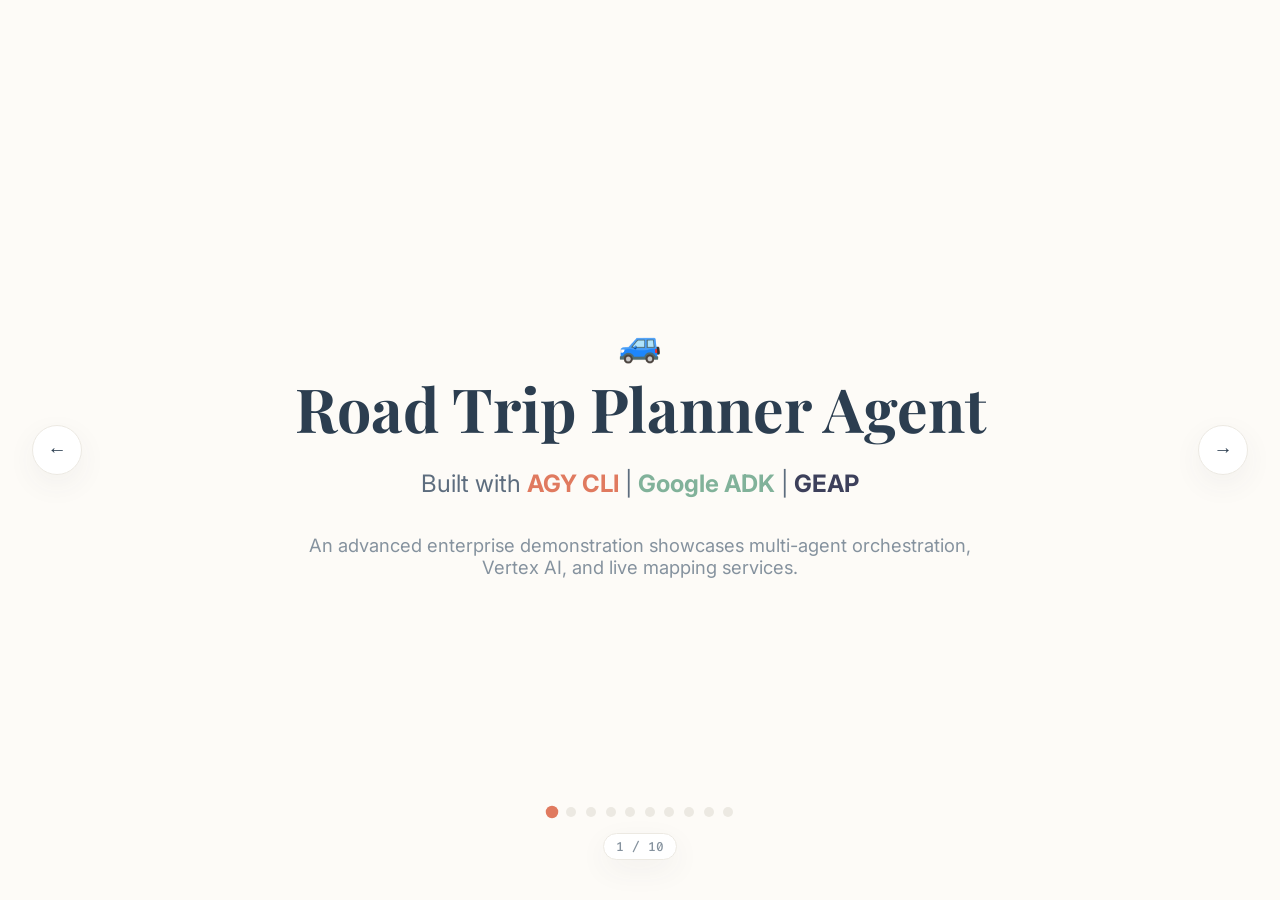
<file: docs/slides.html>
<!DOCTYPE html>
<html lang="en">
<head>
    <meta charset="UTF-8">
    <meta name="viewport" content="width=device-width, initial-scale=1.0">
    <title>Road Trip Planner • Slide Deck</title>
    <meta name="description" content="In-browser presentation detailing the Multi-Agent Road Trip Planner built with Antigravity, ADK, and GEAP.">
    
    <!-- Google Fonts -->
    <link rel="preconnect" href="https://fonts.googleapis.com">
    <link rel="preconnect" href="https://fonts.gstatic.com" crossorigin>
    <link href="https://fonts.googleapis.com/css2?family=Inter:wght@300;400;500;600;700&family=Playfair+Display:ital,wght@0,600;0,700;1,500&family=Fira+Code:wght@400;500&display=swap" rel="stylesheet">
    
    <style>
        /* CSS VARIABLES */
        :root {
            --bg-primary: #FDFBF7; /* Warm cream background */
            --text-primary: #2C3E50; /* Elegant dark slate charcoal */
            --text-secondary: #5D6D7E;
            --text-muted: #85929E;
            --accent-color: #E07A5F; /* Terracotta */
            --accent-secondary: #81B29A; /* Sage green */
            --accent-light: rgba(224, 122, 95, 0.08);
            --border-color: #ECE9E2;
            --font-sans: 'Inter', system-ui, -apple-system, sans-serif;
            --font-serif: 'Playfair Display', Georgia, serif;
            --font-mono: 'Fira Code', monospace;
            --radius-md: 12px;
            --shadow-md: 0 10px 30px rgba(61, 64, 91, 0.06);
            --transition-smooth: all 0.35s cubic-bezier(0.25, 0.8, 0.25, 1);
        }

        /* RESET & BASE */
        * {
            box-sizing: border-box;
            margin: 0;
            padding: 0;
        }

        body {
            font-family: var(--font-sans);
            background-color: var(--bg-primary);
            color: var(--text-primary);
            overflow: hidden;
            height: 100vh;
            width: 100vw;
            -webkit-font-smoothing: antialiased;
        }

        h1, h2, h3, h4 {
            font-family: var(--font-serif);
            font-weight: 700;
        }

        /* SLIDE CONTAINER & STYLING */
        .slides-wrapper {
            position: relative;
            width: 100%;
            height: 100%;
        }

        .slide {
            position: absolute;
            top: 0;
            left: 0;
            width: 100%;
            height: 100%;
            opacity: 0;
            pointer-events: none;
            display: flex;
            flex-direction: column;
            justify-content: center;
            align-items: center;
            padding: 6rem;
            box-sizing: border-box;
            text-align: center;
            transition: opacity 0.4s ease-in-out;
            background-color: var(--bg-primary);
        }

        .slide.active {
            opacity: 1;
            pointer-events: auto;
            z-index: 10;
        }

        /* SLIDE CONTENT TYPES */
        .slide h1 {
            font-size: 3.8rem;
            line-height: 1.15;
            margin-bottom: 1.5rem;
            color: var(--text-primary);
        }

        .slide h2 {
            font-size: 3rem;
            line-height: 1.2;
            margin-bottom: 2rem;
            color: var(--text-primary);
        }

        .slide p.lead {
            font-size: 1.5rem;
            color: var(--text-secondary);
            max-width: 800px;
            margin: 0 auto 2rem auto;
            line-height: 1.5;
        }

        .slide p.sub-lead {
            font-size: 1.15rem;
            color: var(--text-muted);
            max-width: 700px;
            margin: 0 auto;
        }

        /* GRID / CARD LAYOUTS */
        .grid-2 {
            display: grid;
            grid-template-columns: repeat(2, 1fr);
            gap: 2rem;
            width: 100%;
            max-width: 1000px;
            margin-top: 1rem;
        }

        .grid-3 {
            display: grid;
            grid-template-columns: repeat(3, 1fr);
            gap: 2.5rem;
            width: 100%;
            max-width: 1100px;
            margin-top: 1rem;
        }

        .slide-card {
            background-color: white;
            border-radius: var(--radius-md);
            border: 1px solid var(--border-color);
            padding: 2.5rem 2rem;
            box-shadow: var(--shadow-md);
            text-align: left;
            transition: var(--transition-smooth);
        }

        .slide-card h3 {
            font-size: 1.4rem;
            color: var(--text-primary);
            margin-bottom: 0.75rem;
            display: flex;
            align-items: center;
            gap: 0.5rem;
        }

        .slide-card p {
            color: var(--text-secondary);
            font-size: 0.95rem;
            line-height: 1.5;
        }

        .highlight-terracotta { color: var(--accent-color); }
        .highlight-sage { color: var(--accent-secondary); }

        /* THE CHAOS CARD (PROBLEM SLIDE) */
        .chaos-container {
            display: flex;
            gap: 1.5rem;
            max-width: 900px;
            width: 100%;
            margin-top: 1rem;
        }

        .chaos-card {
            flex: 1;
            background-color: white;
            border-radius: var(--radius-md);
            border: 1px solid var(--border-color);
            padding: 1.5rem;
            text-align: center;
            box-shadow: var(--shadow-md);
            transform: rotate(-1.5deg);
        }

        .chaos-card:nth-child(2) { transform: rotate(1.5deg) translateY(-10px); border-color: rgba(224,122,95,0.4); }
        .chaos-card:nth-child(3) { transform: rotate(-1deg); }
        .chaos-card:nth-child(4) { transform: rotate(2deg) translateY(5px); }

        .chaos-icon { font-size: 2rem; margin-bottom: 0.5rem; }
        .chaos-card h4 { font-size: 1.1rem; color: var(--text-primary); margin-bottom: 0.25rem; }
        .chaos-card p { font-size: 0.82rem; color: var(--text-muted); }

        /* ARCHITECTURE DIAGRAM (SLIDE 4) */
        .arch-tree {
            display: flex;
            flex-direction: column;
            align-items: center;
            gap: 3.5rem;
            width: 100%;
            max-width: 950px;
            position: relative;
            margin-top: 1rem;
        }

        .arch-tree-node {
            background-color: white;
            border: 1px solid var(--border-color);
            border-radius: var(--radius-md);
            box-shadow: var(--shadow-md);
            padding: 1rem 1.5rem;
            text-align: center;
        }

        .tree-root {
            border-color: var(--accent-color);
            background-color: #1E293B;
            color: white;
            width: 250px;
        }

        .tree-root h4 { color: white; font-size: 1.25rem; }
        .tree-root span { font-family: var(--font-mono); font-size: 0.72rem; color: var(--accent-color); font-weight: 600; text-transform: uppercase; }

        .tree-children {
            display: flex;
            justify-content: space-between;
            width: 100%;
            gap: 1rem;
        }

        .tree-child {
            flex: 1;
            padding: 1rem;
            border-radius: var(--radius-md);
        }

        .tree-child:hover { border-color: var(--accent-secondary); }
        .tree-child h5 { font-size: 1rem; color: var(--text-primary); margin-bottom: 0.2rem; }
        .tree-child span { font-family: var(--font-mono); font-size: 0.7rem; color: var(--accent-secondary); }

        /* KEY TAKEAWAYS GRID */
        .takeaway-grid {
            display: grid;
            grid-template-columns: repeat(3, 1fr);
            gap: 2rem;
            width: 100%;
            max-width: 1100px;
            margin-top: 1.5rem;
        }

        .takeaway-col h4 {
            font-size: 1.35rem;
            color: var(--accent-color);
            margin-bottom: 1rem;
            border-bottom: 2px solid var(--border-color);
            padding-bottom: 0.5rem;
            display: inline-block;
        }

        .takeaway-col:nth-child(2) h4 { color: var(--accent-secondary); }
        .takeaway-col:nth-child(3) h4 { color: #3D405B; }

        .takeaway-list {
            list-style: none;
            text-align: left;
            display: flex;
            flex-direction: column;
            gap: 0.75rem;
        }

        .takeaway-list li {
            font-size: 0.95rem;
            color: var(--text-secondary);
            position: relative;
            padding-left: 1.5rem;
            line-height: 1.45;
        }

        .takeaway-list li::before {
            content: '✓';
            position: absolute;
            left: 0;
            top: 0;
            color: var(--accent-secondary);
            font-weight: bold;
        }

        /* CONTROLS & FOOTER */
        .slide-controls {
            position: fixed;
            left: 2rem;
            right: 2rem;
            top: 50%;
            transform: translateY(-50%);
            display: flex;
            justify-content: space-between;
            pointer-events: none;
            z-index: 100;
        }

        .control-btn {
            background-color: white;
            border: 1px solid var(--border-color);
            width: 50px;
            height: 50px;
            border-radius: 50%;
            display: flex;
            align-items: center;
            justify-content: center;
            cursor: pointer;
            box-shadow: var(--shadow-md);
            pointer-events: auto;
            transition: var(--transition-smooth);
            font-size: 1.2rem;
            color: var(--text-primary);
        }

        .control-btn:hover {
            border-color: var(--accent-color);
            color: var(--accent-color);
            transform: scale(1.08);
        }

        .slides-footer {
            position: fixed;
            bottom: 2.5rem;
            left: 0;
            right: 0;
            display: flex;
            flex-direction: column;
            align-items: center;
            gap: 1rem;
            z-index: 100;
        }

        .progress-dots-container {
            display: flex;
            gap: 0.6rem;
        }

        .progress-dot {
            width: 10px;
            height: 10px;
            border-radius: 50%;
            background-color: var(--border-color);
            cursor: pointer;
            transition: var(--transition-smooth);
        }

        .progress-dot.active {
            background-color: var(--accent-color);
            transform: scale(1.25);
        }

        .slide-counter {
            font-family: var(--font-mono);
            font-size: 0.8rem;
            font-weight: 500;
            color: var(--text-muted);
            background-color: white;
            padding: 0.25rem 0.75rem;
            border-radius: 20px;
            border: 1px solid var(--border-color);
            box-shadow: var(--shadow-md);
        }

        .btn-slide-action {
            background-color: var(--accent-color);
            color: white;
            padding: 0.75rem 1.5rem;
            border-radius: 30px;
            font-weight: 600;
            display: inline-flex;
            align-items: center;
            gap: 0.5rem;
            margin-top: 1.5rem;
            box-shadow: 0 4px 10px rgba(224, 122, 95, 0.2);
        }

        .btn-slide-action:hover {
            background-color: var(--accent-color-hover);
            transform: translateY(-2px);
            box-shadow: 0 6px 15px rgba(224, 122, 95, 0.3);
        }

        /* PRINT STYLING FOR PDF EXPORT */
        @media print {
            body {
                background-color: white !important;
                color: black !important;
                overflow: visible !important;
                height: auto !important;
                width: auto !important;
            }

            .slides-wrapper {
                position: relative !important;
                height: auto !important;
            }

            .slide {
                position: relative !important;
                opacity: 1 !important;
                pointer-events: auto !important;
                display: flex !important;
                page-break-after: always !important;
                height: 100vh !important;
                width: 100vw !important;
                padding: 4rem !important;
                box-shadow: none !important;
                border: none !important;
                background-color: white !important;
            }

            .slide-controls, .slides-footer {
                display: none !important;
            }
        }
    </style>
</head>
<body>

    <div class="slides-wrapper">
        
        <!-- SLIDE 1: TITLE -->
        <section class="slide active">
            <span style="font-size: 2.2rem; margin-bottom: 0.5rem;">🚙</span>
            <h1>Road Trip Planner Agent</h1>
            <p class="lead">Built with <strong class="highlight-terracotta">AGY CLI</strong> | <strong class="highlight-sage">Google ADK</strong> | <strong style="color: #3D405B;">GEAP</strong></p>
            <p class="sub-lead">An advanced enterprise demonstration showcases multi-agent orchestration, Vertex AI, and live mapping services.</p>
        </section>

        <!-- SLIDE 2: THE PROBLEM -->
        <section class="slide">
            <h2>The Juggling Act</h2>
            <p class="lead">Planning a comprehensive road trip requires manual toggling across multiple disconnected tools.</p>
            <div class="chaos-container">
                <div class="chaos-card">
                    <div class="chaos-icon">✈️</div>
                    <h4>Flights</h4>
                    <p>Comparing schedules on Skyscanner</p>
                </div>
                <div class="chaos-card">
                    <div class="chaos-icon">🗺️</div>
                    <h4>Driving routes</h4>
                    <p>Mapping legs on Google Maps</p>
                </div>
                <div class="chaos-card">
                    <div class="chaos-icon">🏨</div>
                    <h4>Stays</h4>
                    <p>Filtering accommodations on booking sites</p>
                </div>
                <div class="chaos-card">
                    <div class="chaos-icon">🎭</div>
                    <h4>Activities</h4>
                    <p>Scouring sights on TripAdvisor</p>
                </div>
            </div>
            <p class="sub-lead" style="margin-top: 2rem;">Resulting in cognitive fatigue, copy-pasting tables, and disjointed itineraries.</p>
        </section>

        <!-- SLIDE 3: THE SOLUTION -->
        <section class="slide">
            <h2>A Unified Chat Journey</h2>
            <p class="lead">A single natural-language conversation coordinates five specialized AI sub-agents to compile a complete travels itinerary.</p>
            <div class="grid-3">
                <div class="slide-card">
                    <h3><span>💬</span> Single Prompt</h3>
                    <p>Provide waypoints, budgets, and interests in plain English without filling out forms.</p>
                </div>
                <div class="slide-card">
                    <h3><span>🧠</span> Dynamic Routing</h3>
                    <p>The system automatically transfers control to specialist agents depending on the request intent.</p>
                </div>
                <div class="slide-card">
                    <h3><span>📍</span> Mapped Itinerary</h3>
                    <p>Generates detailed driving legs, live hotel matches, activities, and an interactive animated route map.</p>
                </div>
            </div>
        </section>

        <!-- SLIDE 4: ARCHITECTURE -->
        <section class="slide">
            <h2>Under the Hood</h2>
            <p class="lead">A 6-agent collaborative framework built on the Google Agent Development Kit (ADK).</p>
            <div class="arch-tree">
                <!-- Root Node -->
                <div class="arch-tree-node tree-root">
                    <span>Orchestrator</span>
                    <h4>root_agent</h4>
                </div>
                
                <!-- Connection Trees -->
                <div class="tree-children">
                    <div class="arch-tree-node tree-child">
                        <h5>flight_agent</h5>
                        <span>google_search</span>
                    </div>
                    <div class="arch-tree-node tree-child">
                        <h5>route_planner</h5>
                        <span>get_directions</span>
                    </div>
                    <div class="arch-tree-node tree-child">
                        <h5>hotel_agent</h5>
                        <span>search_hotels</span>
                    </div>
                    <div class="arch-tree-node tree-child">
                        <h5>activities_agent</h5>
                        <span>search_activities</span>
                    </div>
                    <div class="arch-tree-node tree-child">
                        <h5>tour_agent</h5>
                        <span>google_search</span>
                    </div>
                </div>
            </div>
        </section>

        <!-- SLIDE 5: DEMO - ACT 1 (BUILD) -->
        <section class="slide">
            <span style="font-family: var(--font-mono); font-size: 0.85rem; color: var(--accent-color); font-weight: 600; text-transform: uppercase;">Act 1</span>
            <h2 style="margin-top: 0.5rem; margin-bottom: 1.5rem;">Autonomous Code Engineering</h2>
            <p class="lead">Watch as <strong class="highlight-terracotta">agy CLI</strong> builds the entire modular multi-agent application autonomously from a single goal prompt.</p>
            <div class="grid-3" style="max-width: 950px;">
                <div class="slide-card">
                    <h3><span>🔍</span> Research</h3>
                    <p>Searches and reads ADK class signatures inside the local package directories.</p>
                </div>
                <div class="slide-card">
                    <h3><span>✍️</span> Generate</h3>
                    <p>Creates 8+ Python files: specialized sub-agents, orchestrator, and test scripts.</p>
                </div>
                <div class="slide-card">
                    <h3><span>🚥</span> Correct</h3>
                    <p>Self-corrects dependencies, environment keys, and async execution loops until verified.</p>
                </div>
            </div>
        </section>

        <!-- SLIDE 6: DEMO - ACT 2 (DEPLOY) -->
        <section class="slide">
            <span style="font-family: var(--font-mono); font-size: 0.85rem; color: var(--accent-secondary); font-weight: 600; text-transform: uppercase;">Act 2</span>
            <h2 style="margin-top: 0.5rem; margin-bottom: 1.5rem;">One-Command GEAP Deployment</h2>
            <p class="lead">Deploy reasoning engines to Google's Gemini Enterprise Agent Platform with simple terminal utilities.</p>
            <div class="grid-2">
                <div class="slide-card">
                    <h3><span>🏗️</span> Scaffold Enhance</h3>
                    <p><code>agents-cli scaffold enhance</code> auto-generates Terraform infra structures and Cloud Build CI/CD configurations.</p>
                </div>
                <div class="slide-card">
                    <h3><span>🚀</span> Unified Deploy</h3>
                    <p><code>agents-cli deploy</code> packages files, uploads container images, and registers live Agent Engine IDs on Vertex AI.</p>
                </div>
            </div>
        </section>

        <!-- SLIDE 7: DEMO - ACT 3 (RUN) -->
        <section class="slide">
            <span style="font-family: var(--font-mono); font-size: 0.85rem; color: #3D405B; font-weight: 600; text-transform: uppercase;">Act 3</span>
            <h2 style="margin-top: 0.5rem; margin-bottom: 1.5rem;">Interactive Sandbox Sessions</h2>
            <p class="lead">The live deployed Reasoning Engine handles streaming chat prompts, state persistence, and real-time geocoding.</p>
            <div class="grid-3">
                <div class="slide-card">
                    <h3><span>🔄</span> Persistent Memory</h3>
                    <p>Maintains conversation context between turns, allowing fluid follow-ups like "Now swap Day 2 hotel to a boutique lodge."</p>
                </div>
                <div class="slide-card">
                    <h3><span>🔒</span> Workspace Isolation</h3>
                    <p>Ensures zero cross-user leakage. Session tokens maintain independent isolated memory tables per visitor.</p>
                </div>
                <div class="slide-card">
                    <h3><span>🎬</span> Animated Map</h3>
                    <p>Plots destinations on Leaflet in real-time, executing a smooth "Indiana Jones" animated path between stop points.</p>
                </div>
            </div>
        </section>

        <!-- SLIDE 8: LIVE DEMO -->
        <section class="slide">
            <h2>Experience the Live Demo</h2>
            <p class="lead">Interact with the completed Road Trip Planner and inspect active agent trajectories in real time.</p>
            <div style="display: flex; gap: 2rem; margin-top: 1rem;">
                <a href="index.html" class="slide-card" style="width: 320px; display: block; border-color: var(--accent-color);">
                    <h3 class="highlight-terracotta">🖥️ Web Interface</h3>
                    <p>Open the dynamic Single Page Application and try simulated queries.</p>
                </a>
                <a href="https://console.cloud.google.com/vertex-ai/" target="_blank" class="slide-card" style="width: 320px; display: block; border-color: var(--accent-secondary);">
                    <h3 class="highlight-sage">☁️ Google Console</h3>
                    <p>Access the Vertex AI Reasoning Engines dashboard to view deployment traces.</p>
                </a>
            </div>
        </section>

        <!-- SLIDE 9: KEY TAKEAWAYS -->
        <section class="slide">
            <h2>The Value Prop</h2>
            <p class="lead">Why Antigravity CLI, Google ADK, and GEAP represent the future of production agent development.</p>
            <div class="takeaway-grid">
                <div class="takeaway-col">
                    <h4>AGY CLI Speed</h4>
                    <ul class="takeaway-list">
                        <li>Reduces build time from days to minutes</li>
                        <li>Autonomously bridges missing dependencies</li>
                        <li>Verifies runtime safety during compile cycles</li>
                    </ul>
                </div>
                <div class="takeaway-col">
                    <h4>ADK Flexibility</h4>
                    <ul class="takeaway-list">
                        <li>Python-native agent workflows</li>
                        <li>Intuitive tool bindings for any REST API</li>
                        <li>Seamless cross-agent control delegation</li>
                    </ul>
                </div>
                <div class="takeaway-col">
                    <h4>GEAP Scalability</h4>
                    <ul class="takeaway-list">
                        <li>Serverless hosting with zero cold-starts</li>
                        <li>Native state/session management</li>
                        <li>Enterprise-grade tracing & logging</li>
                    </ul>
                </div>
            </div>
        </section>

        <!-- SLIDE 10: GET STARTED -->
        <section class="slide">
            <h1>Try It Yourself</h1>
            <p class="lead">Replicate this demo and build your first multi-agent application today.</p>
            <div style="display: flex; flex-direction: column; gap: 1rem; align-items: center; margin-top: 1rem;">
                <p style="font-family: var(--font-mono); background-color: white; padding: 0.75rem 1.5rem; border-radius: 30px; border: 1px solid var(--border-color); box-shadow: var(--shadow-md); font-size: 0.9rem;">
                    uv tool install google-agents-cli && uvx google-agents-cli setup
                </p>
                <div style="display:flex; gap: 1rem;">
                    <a href="index.html" class="btn-slide-action">
                        <span>📖</span> Read Documentation
                    </a>
                    <a href="index.html#quickstart" class="btn-slide-action" style="background-color: var(--accent-secondary);">
                        <span>🚀</span> Run Setup
                    </a>
                </div>
            </div>
        </section>

    </div>

    <!-- CONTROLS -->
    <div class="slide-controls">
        <button class="control-btn" id="prev-btn" aria-label="Previous slide">←</button>
        <button class="control-btn" id="next-btn" aria-label="Next slide">→</button>
    </div>

    <!-- FOOTER STATUS -->
    <div class="slides-footer">
        <div class="progress-dots-container" id="dots-container">
            <!-- Progress dots generated via JS -->
        </div>
        <div class="slide-counter" id="slide-counter">1 / 10</div>
    </div>

    <script>
        // PRESENTATION DECK LOGIC
        const slides = document.querySelectorAll('.slide');
        const prevBtn = document.getElementById('prev-btn');
        const nextBtn = document.getElementById('next-btn');
        const counterEl = document.getElementById('slide-counter');
        const dotsContainer = document.getElementById('dots-container');

        let currentSlideIdx = 0;

        // Generate progress dots dynamically
        slides.forEach((_, idx) => {
            const dot = document.createElement('div');
            dot.className = `progress-dot ${idx === 0 ? 'active' : ''}`;
            dot.addEventListener('click', () => {
                goToSlide(idx);
            });
            dotsContainer.appendChild(dot);
        });

        const dots = document.querySelectorAll('.progress-dot');

        function updateSlideUI() {
            slides.forEach((slide, idx) => {
                if (idx === currentSlideIdx) {
                    slide.classList.add('active');
                } else {
                    slide.classList.remove('active');
                }
            });

            dots.forEach((dot, idx) => {
                if (idx === currentSlideIdx) {
                    dot.classList.add('active');
                } else {
                    dot.classList.remove('active');
                }
            });

            counterEl.innerText = `${currentSlideIdx + 1} / ${slides.length}`;
        }

        function goToSlide(idx) {
            if (idx >= 0 && idx < slides.length) {
                currentSlideIdx = idx;
                updateSlideUI();
            }
        }

        function nextSlide() {
            if (currentSlideIdx < slides.length - 1) {
                currentSlideIdx++;
            } else {
                currentSlideIdx = 0; // Wrap around to first slide
            }
            updateSlideUI();
        }

        function prevSlide() {
            if (currentSlideIdx > 0) {
                currentSlideIdx--;
            } else {
                currentSlideIdx = slides.length - 1; // Wrap around to last slide
            }
            updateSlideUI();
        }

        // EVENT LISTENERS
        nextBtn.addEventListener('click', nextSlide);
        prevBtn.addEventListener('click', prevSlide);

        // Keyboard navigation
        document.addEventListener('keydown', (e) => {
            if (e.keyCode === 39 || e.keyCode === 32) { // Right Arrow or Spacebar
                nextSlide();
            } else if (e.keyCode === 37) { // Left Arrow
                prevSlide();
            }
        });
    </script>
</body>
</html>
</file>
